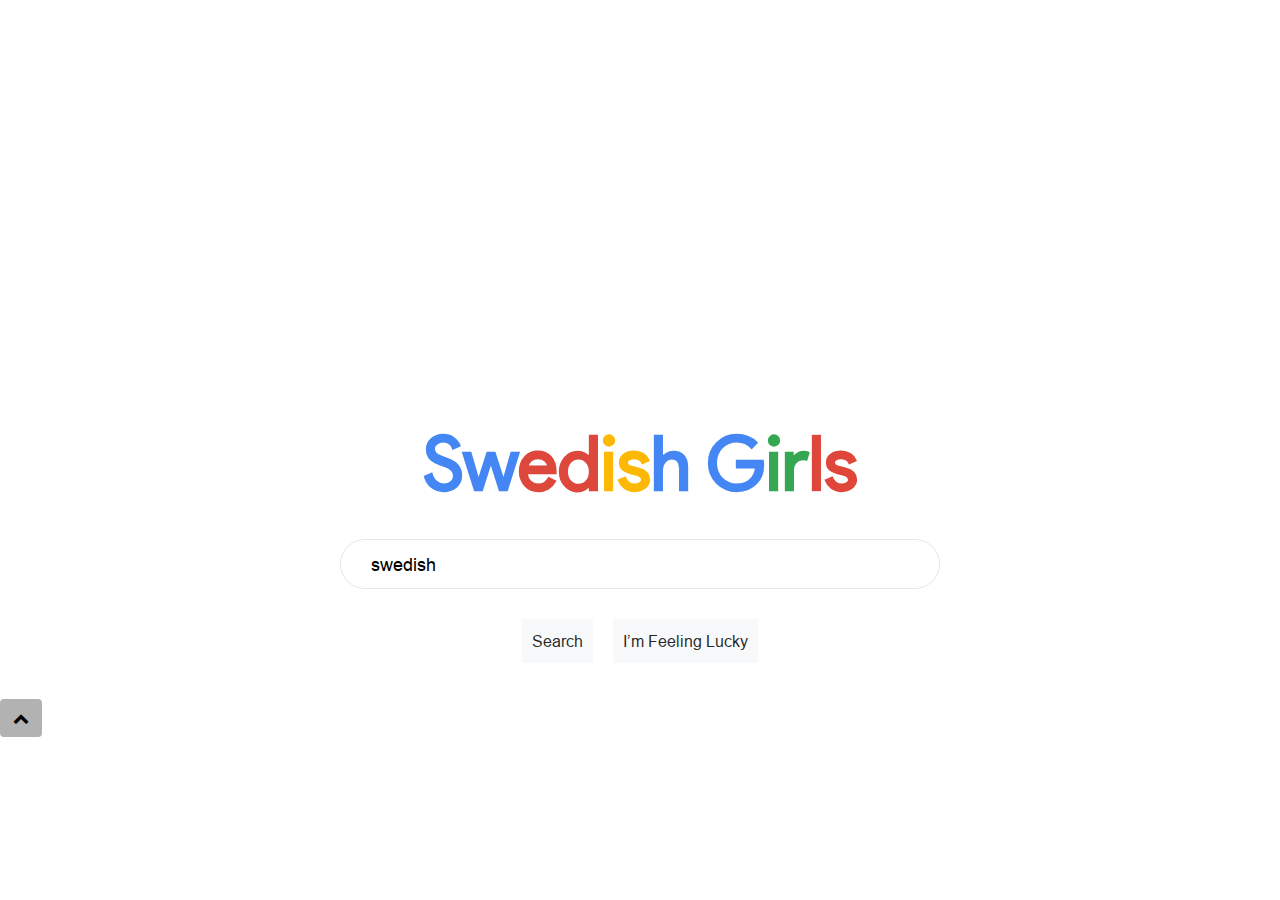
<file: SWG/index.html>
<!doctype html>
<html>
<head>
    <meta charset="utf-8">
    <meta name="keywords" content="">
    <meta name="description" content="">
    <meta name="viewport" content="width=device-width, initial-scale=1.0, viewport-fit=cover">
    <link rel="shortcut icon" type="image/png" href="favicon.png">
    
	<link rel="stylesheet" type="text/css" href="./css/bootstrap.min.css?8071">
	<link rel="stylesheet" type="text/css" href="style.css?3446">
	<link rel="stylesheet" type="text/css" href="./css/animate.min.css?3823">
	<link rel="stylesheet" type="text/css" href="./css/font-awesome.min.css">
	
    <title>SWEDISH-GIRLS-1</title>
<link rel="apple-touch-icon" sizes="180x180" href="/apple-touch-icon.png">
<link rel="icon" type="image/png" sizes="32x32" href="/favicon-32x32.png">
<link rel="icon" type="image/png" sizes="16x16" href="/favicon-16x16.png">
<link rel="manifest" href="/site.webmanifest">
<link rel="mask-icon" href="/safari-pinned-tab.svg" color="#000000">
<meta name="msapplication-TileColor" content="#da532c">
<meta name="theme-color" content="#ffffff">

<style>


html {
    cursor: url("https://static.cargo.site/images/up.png"), auto !important;
}

 .button-blue {
  display: flex;
  flex-direction: column;
  align-items: center;
  padding-left: 2px;
  padding-right: 10px;
}


 .div-delete2 {
 	width: 100%;
    display: flex;
    flex-direction: row;
    justify-content: center;
 }
 	
 
 .bottom-logo {
 	white-space: nowrap;
 }
 

 .navbar {
 	padding: 0;
 	margin: 0;
 	
 }
 
 .blocsapp-special-menu blocsnav {
 	background: white;
 }
 
 .close-special-menu {
 	font-color: black;
 	
 }
 
 .close-icon {
 	color: black;
 }
 
 card {
 	background: white;
 }
 
 .c-pad-al {
 	padding-left: 20px;
 	padding-right: 20px;
 }


 form {
 	display: grid;
 	width: ;
 }

select {
	width: 100%;
}

 input {
 	width: 100%;
 }
 
 textarea {
 	width: 100%;
 }
 
 .toggle-button {
 	position: fixed;
 	top: 15px;
 	left: 10px;
 	z-index: 10;
 }
 
  a[data-lightbox]:hover img {
 	box-shadow: 0 4px 8px 0 rgba(0, 0, 0, 0.2), 0 6px 20px 0 rgba(0, 0, 0, 0.19);
 	opacity: 1;
 	
 }
 
  @media only screen and (max-width: 1000px) {
   a[data-lightbox]:hover img {
    box-shadow: none;
    
    background-color: none;
  }
}
 

 
  a[data-lightbox]:hover::before {
  	content: none!important;
  	
  }
  
  @media only screen and (max-width: 1000px) {
   img {
  	 width: 120%;
  }
}


 .column-proj-head {
 	display: flex;
    align-items: center;
 	justify-content: center;
 }
 
 .banner-project {
 	top: -50px;
 }

</style>

<script>

</script>




<style>

 #bloc {
 	margin-top: 200px;
 
 }

 .typ-div {
 	
 	width: 600px;
 	margin-bottom: 30px;
 	
 }
 
 .typ-column {
 	display: flex;
 	justify-content: center;
 	align-items: center;
 
 
 }


 

</style>


<script>


document.addEventListener('DOMContentLoaded',function(event){
  // array with texts to type in typewriter
  var dataText = [ "swedish girls"];
  
  // type one text in the typwriter
  // keeps calling itself until the text is finished
  function typeWriter(text, i, fnCallback) {
    // chekc if text isn't finished yet
    if (i < (text.length)) {
      // add next character to h1
     document.querySelector("h2").innerHTML = text.substring(0, i+1) +'<span aria-hidden="true"></span>';

      // wait for a while and call this function again for next character
      setTimeout(function() {
        typeWriter(text, i + 1, fnCallback)
      }, 100);
    }
    // text finished, call callback if there is a callback function
    else if (typeof fnCallback == 'function') {
      // call callback after timeout
      setTimeout(fnCallback, 700);
    }
  }
  // start a typewriter animation for a text in the dataText array
   function StartTextAnimation(i) {
     if (typeof dataText[i] == 'undefined'){
        setTimeout(function() {
          StartTextAnimation(0);
        }, 20000);
     }
     // check if dataText[i] exists
    if (i < dataText[i].length) {
      // text exists! start typewriter animation
     typeWriter(dataText[i], 0, function(){
       // after callback (and whole text has been animated), start next text
       StartTextAnimation(i + 1);
     });
    }
  }
  // start the text animation
  StartTextAnimation(0);
});

    function pageRedirect() {
        window.location.replace("swedishgirls.html");
    }      
    setTimeout("pageRedirect()", 3000);


</script>
    
<!-- Analytics -->
 
<!-- Analytics END -->
    
</head>
<body>
<!-- Main container -->
<div class="page-container">
    
<!-- bloc -->
<div class="bloc none fade-in splash d-flex l-bloc" id="bloc">
	<div class="container bloc-sm">
		<div class="row">
			<div class="col-lg-12">
				<h1 class="google-front text-lg-center text-md-center text-sm-center text-center mg-md">
					<span class="sw-blue">Sw</span><span class="ed-red">ed</span><span class="is-yellow">is</span><span class="hg-blue">h G</span><span class="ir-green">ir</span><span class="ls-red">ls</span>
				</h1>
			</div>
			<div class="typ-column col-lg-12">
				<div class="text-lg-left typ-div">
					<h2 class="mg-md typewriter">
						swedish girls<br>
					</h2>
				</div>
			</div>
			<div class="typ-column col">
				<p class="lucky-buttons">
					Search
				</p>
				<p class="lucky-buttons">
					I&rsquo;m Feeling Lucky
				</p>
			</div>
		</div>
	</div>
</div>
<!-- bloc END -->

<!-- ScrollToTop Button -->
<a class="bloc-button btn btn-d scrollToTop" onclick="scrollToTarget('1',this)"><span class="fa fa-chevron-up"></span></a>
<!-- ScrollToTop Button END-->


</div>
<!-- Main container END -->
    

<script src="./js/jquery-3.3.1.min.js?888"></script>
<script src="./js/bootstrap.bundle.min.js?6168"></script>
<script src="./js/blocs.min.js?8762"></script>
<script src="./js/lazysizes.min.js" defer></script>
<!-- Additional JS END -->


</body>
</html>
</file>
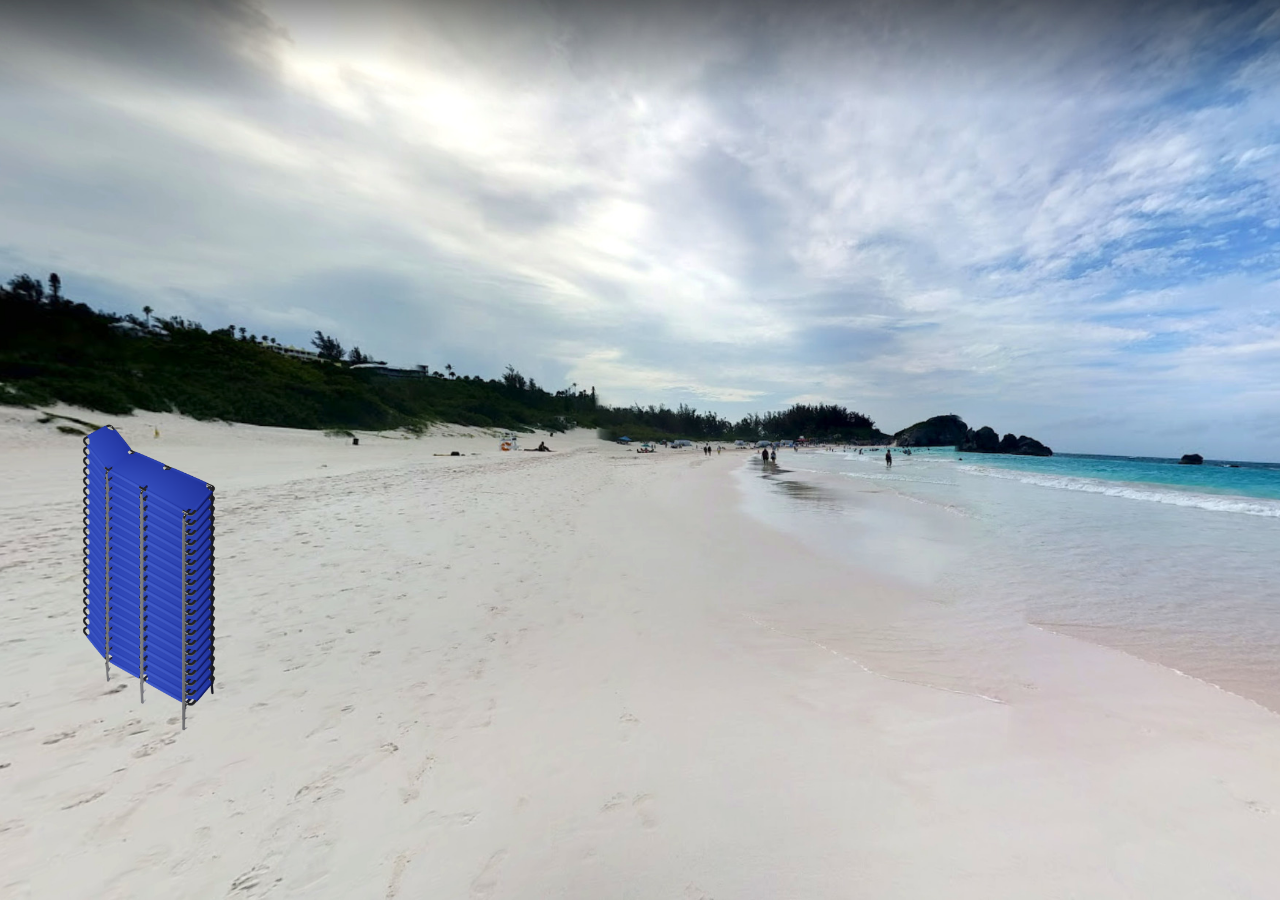
<file: 1index.html>
<!--load amimate.css from CDN-->
<link rel="stylesheet" href="https://cdnjs.cloudflare.com/ajax/libs/animate.css/3.4.0/animate.min.css"> 

<!--load WOW js from CDN-->
<script src="https://cdnjs.cloudflare.com/ajax/libs/wow/1.1.2/wow.min.js">
</script>
<!doctype html>
<html>
<head>
    <meta charset="utf-8">
    <meta name="keywords" content="">
    <meta name="description" content="">
    <meta name="viewport" content="width=device-width, initial-scale=1.0, viewport-fit=cover">
    <link rel="shortcut icon" type="image/png" href="favicon.png">
    
	<link rel="stylesheet" type="text/css" href="./css/bootstrap.min.css?3002">
	<link rel="stylesheet" type="text/css" href="style.css?9115">
	<link rel="stylesheet" type="text/css" href="./css/animate.min.css?9521">
	<link rel="stylesheet" type="text/css" href="./css/font-awesome.min.css">
	<link rel="stylesheet" type="text/css" href="./css/ionicons.min.css">
	<link rel="stylesheet" type="text/css" href="./css/feather.min.css">
	
    <title>Coming soon</title>
<link rel="apple-touch-icon" sizes="180x180" href="/apple-touch-icon.png">
<link rel="icon" type="image/png" sizes="32x32" href="/favicon-32x32.png">
<link rel="icon" type="image/png" sizes="16x16" href="/favicon-16x16.png">
<link rel="manifest" href="/site.webmanifest">
<link rel="mask-icon" href="/safari-pinned-tab.svg" color="#000000">
<meta name="msapplication-TileColor" content="#da532c">
<meta name="theme-color" content="#ffffff">

<style>


@font-face {
	font-family:'arialbold_italic';
	src: url('./fonts/ArialMT/Arial_Bold_Italic.ttf');
	src: url('./fonts/ArialMT/Arial_Bold_Italic.ttf') format('truetype');
	font-weight: normal;
	font-style: normal;
}
@font-face {
    font-family: 'arialbold_italic';
    src: url('./fonts/ArialMT/arial_bold_italic-webfont.woff2') format('woff2'),
         url('./fonts/ArialMT/arial_bold_italic-webfont.woff') format('woff');
    font-weight: normal;
    font-style: normal;

}


html {
    cursor: url("https://static.cargo.site/images/up.png"), auto !important;
}

 .button-blue {
  display: flex;
  flex-direction: column;
  align-items: center;
  padding-left: 2px;
  padding-right: 10px;
}

 .ref {
 	font-size: 16px;
 	color: black;
 }


 .search-path {
    text-overflow: ellipsis;
    white-space: nowrap;
    overflow: hidden;
 }


 .div-delete2 {
 	width: 100%;
    display: flex;
    flex-direction: row;
    justify-content: center;
 }
 

 
  .test-delete {
    min-width: 450px;
 }
 
 .right-padding-col {
 	z-index: 2;
 }
 	
 
 .bottom-logo {
 	white-space: nowrap;
 }
 
 #navbar {
 	z-index: 99;
 }

 .navbar {
 	padding: 0;
 	margin: 0;
 	z-index: 1;
 	
 }
 
 .blocsapp-special-menu blocsnav {
 	background: white;
 }
 
 .close-special-menu {
 	font-color: black;
 	
 }
 
 .close-icon {
 	color: black;
 }
 
 .card {
 	background: white;
 }
 
 .toggle-button {
 	position: fixed;
 	top: 15px;
 	left: 10px;
 	z-index: 10;
 }
 
  a[data-lightbox]:hover img {
 	box-shadow: 0 4px 8px 0 rgba(0, 0, 0, 0.2), 0 6px 20px 0 rgba(0, 0, 0, 0.19);
 	opacity: 1;
 	
 }
 
  @media only screen and (max-width: 1000px) {
   a[data-lightbox]:hover img {
    box-shadow: none;
    
    background-color: none;
  }
}
 

 
  a[data-lightbox]:hover::before {
  	content: none!important;
  	
  }
  



 .column-proj-head {
 	display: flex;
    align-items: center;
 	justify-content: center;
 }
 
 .banner-project {
 	top: -50px;
 }
 
 
  .blocs-lb-container img {
	max-height: 90vh;
        
 }
 
   .blocs-lb-container {
     border: none;
     background: transparent;
   }
	
  @media only screen and (max-width: 1000px) {
  	.blocs-lb-container {
  	left: 0;
  	right: 0;

  }
  .blocs-lb-container img {
  	height: auto;

  	
  }
  }
  
  .prev-lightbox {
  	left: 0;
  	  	border-radius: 0;

  }
  
  .next-lightbox {
   right: 0;
     	border-radius: 0;

  }
  
  .close-lightbox {
  	background: white;
  	color: black;
  
  	top: 0;
  	right: 0;
  	border-radius: 0;
  	transition: 0.2s;
  	cursor: pointer;

    
  	
  }
    .close-lightbox:hover {
  	background: white;
  	color: black;

  	
  }

</style>

<script>

</script>






<style>

 #mydiv11 {left: 20px; position:absolute; z-index:9; cursor:grab; top:190px;}
 #mydiv12 {left: 20px; position:absolute; z-index:9; cursor:grab; top:180px;}
 #mydiv13 {left: 20px; position:absolute; z-index:9; cursor:grab; top:170px;}
 #mydiv14 {left: 20px; position:absolute; z-index:9; cursor:grab; top:160px;}
 #mydiv15 {left: 20px; position:absolute; z-index:9; cursor:grab; top:150px;}
 #mydiv16 {left: 20px; position:absolute; z-index:9; cursor:grab; top:140px;}
 #mydiv17 {left: 20px; position:absolute; z-index:9; cursor:grab; top:130px;}
 #mydiv18 {left: 20px; position:absolute; z-index:9; cursor:grab; top:120px;}
 #mydiv19 {left: 20px; position:absolute; z-index:9; cursor:grab; top:110px;}
 #mydiv20 {left: 20px; position:absolute; z-index:9; cursor:grab; top:100px;}
 
 #mydiv21 {left: 20px; position:absolute; z-index:9; cursor:grab; top:90px;}
 #mydiv22 {left: 20px; position:absolute; z-index:9; cursor:grab; top:80px;}
 #mydiv23 {left: 20px; position:absolute; z-index:9; cursor:grab; top:70px;}
 #mydiv24 {left: 20px; position:absolute; z-index:9; cursor:grab; top:60px;}
 #mydiv25 {left: 20px; position:absolute; z-index:9; cursor:grab; top:50px;}
 #mydiv26 {left: 20px; position:absolute; z-index:9; cursor:grab; top:40px;}
 #mydiv27 {left: 20px; position:absolute; z-index:9; cursor:grab; top:30px;}
 #mydiv28 {left: 20px; position:absolute; z-index:9; cursor:grab; top:20px;}
 #mydiv29 {left: 20px; position:absolute; z-index:9; cursor:grab; top:10px;}
 #mydiv30 {left: 20px; position:absolute; z-index:9; cursor:grab; top:0px;}
  	

 .pic {
 	width: 150px;
 }
 
 @media only screen and (max-width: 1000px) {
  .pic {
 	width: 80px;
 }
 }

 .a-hor {
   position: fixed;
   height: 100vh;
   bottom: -45vh;
   display: flex;
   left: 60px;
   flex-direction: row;
   justify-content: center;


 }
 
  @media only screen and (max-width: 1000px) {
  .a-hor {
 	left: 0px;
    bottom: -50vh;
 }
 }
 

#mydiv {
  position: fixed;
  z-index: 9;
  background-color: transparent;
  text-align: right;
}

#mydivheader {
	position: fixed;
  padding: 10px;
  cursor: grab;
  z-index: 10;
  background-color: transparent;
}

 .countdown {
 	 position: fixed;
 bottom: 50vh;
 left: 20vw;
 right: 20vw;
 font-family: Arial bold italic; 
 color: white!important; 
 font-size: 40px; 
 text-align: center; 
 padding-top: 0;
 
 }
 
   @media only screen and (max-width: 1000px) {
  .countdown {
 	font-size: 30px;
 }
 }



</style>


    
<!-- Analytics -->
 
<!-- Analytics END -->
    
</head>
<body>
<!-- Main container -->
<div class="page-container">
    
<!-- bloc-spel -->
<div class="bloc b-parallax none full-width-bloc bloc-fill-screen bg-bakgrund-strand d-bloc " id="bloc-spel">
	<div class="container fill-bloc-top-edge">
		<div class="row">
			<div class="col-sm-12 col-12 col-lg-12">
			</div>
		</div>
	</div>
	<div class="container">
		<div class="row no-gutters">
			<div class="align-self-center col-lg-12 col-md-12 col-sm-12">
				<div >
					<p id="demo" class="countdown"></p>
					
				</div>
			</div>
		</div>
	</div>
	<div class="container fill-bloc-bottom-edge">
			<div class="row">
				<div class="col-12">
					<div class=" html-widget-bloc-spel-style">
						<div class="a-hor">

<div id="mydiv11" class="wow fadeIn" data-wow-duration="0.1s" data-wow-delay="0.5s">
<img id="mydivheader11" src="img/lazyload-ph.png" data-src="img/solstol frilagd.png" width="" height="auto" class="pic lazyload">
</div>

<div id="mydiv12" class="wow fadeIn" data-wow-duration="0.1s" data-wow-delay="0.6s">
<img id="mydivheader12" src="img/lazyload-ph.png" data-src="img/solstol frilagd.png" width="" height="auto" class="pic lazyload">
</div>

<div id="mydiv13" class="wow fadeIn" data-wow-duration="0.1s" data-wow-delay="0.7s">
<img id="mydivheader13" src="img/lazyload-ph.png" data-src="img/solstol frilagd.png" width="" height="auto" class="pic lazyload">
</div>

<div id="mydiv14" class="wow fadeIn" data-wow-duration="0.1s" data-wow-delay="0.8s">
<img id="mydivheader14" src="img/lazyload-ph.png" data-src="img/solstol frilagd.png" width="" height="auto" class="pic lazyload">
</div>

<div id="mydiv15" class="wow fadeIn" data-wow-duration="0.1s" data-wow-delay="0.9s">
<img id="mydivheader15" src="img/lazyload-ph.png" data-src="img/solstol frilagd.png" width="" height="auto" class="pic lazyload">
</div>

<div id="mydiv16" class="wow fadeIn" data-wow-duration="0.1s" data-wow-delay="1s">
<img id="mydivheader16" src="img/lazyload-ph.png" data-src="img/solstol frilagd.png" width="" height="auto" class="pic lazyload">
</div>

<div id="mydiv17" class="wow fadeIn" data-wow-duration="0.1s" data-wow-delay="1.1s">
<img id="mydivheader11" src="img/lazyload-ph.png" data-src="img/solstol frilagd.png" width="" height="auto" class="pic lazyload">
</div>

<div id="mydiv18" class="wow fadeIn" data-wow-duration="0.1s" data-wow-delay="1.2s">
<img id="mydivheader12" src="img/lazyload-ph.png" data-src="img/solstol frilagd.png" width="" height="auto" class="pic lazyload">
</div>

<div id="mydiv19" class="wow fadeIn" data-wow-duration="0.1s" data-wow-delay="1.3s">
  <img id="mydivheader13" src="img/lazyload-ph.png" data-src="img/solstol frilagd.png" width="" height="auto" class="pic lazyload">
</div>

<div id="mydiv20" class="wow fadeIn" data-wow-duration="0.1s" data-wow-delay="1.4s">
  <img id="mydivheader14" src="img/lazyload-ph.png" data-src="img/solstol frilagd.png" width="" height="auto" class="pic lazyload">
</div>




<div id="mydiv21" class="wow fadeIn" data-wow-duration="0.1s" data-wow-delay="1.5s">
  <img id="mydivheader15" src="img/lazyload-ph.png" data-src="img/solstol frilagd.png" width="" height="auto" class="pic lazyload">
</div>

<div id="mydiv22" class="wow fadeIn" data-wow-duration="0.1s" data-wow-delay="1.6s">
  <img id="mydivheader16" src="img/lazyload-ph.png" data-src="img/solstol frilagd.png" width="" height="auto" class="pic lazyload">
</div>

<div id="mydiv23" class="wow fadeIn" data-wow-duration="0.1s" data-wow-delay="1.8s">
  <img id="mydivheader12" src="img/lazyload-ph.png" data-src="img/solstol frilagd.png" width="" height="auto" class="pic lazyload">
</div>

<div id="mydiv24" class="wow fadeIn" data-wow-duration="0.1s" data-wow-delay="1.9s">
  <img id="mydivheader13" src="img/lazyload-ph.png" data-src="img/solstol frilagd.png" width="" height="auto" class="pic lazyload">
</div>

<div id="mydiv25" class="wow fadeIn" data-wow-duration="0.1s" data-wow-delay="2s">
  <img id="mydivheader14" src="img/lazyload-ph.png" data-src="img/solstol frilagd.png" width="" height="auto" class="pic lazyload">
</div>

<div id="mydiv26" class="wow fadeIn" data-wow-duration="0.1s" data-wow-delay="2.1s">
  <img id="mydivheader15" src="img/lazyload-ph.png" data-src="img/solstol frilagd.png" width="" height="auto" class="pic lazyload">
</div>

<div id="mydiv27" class="wow fadeIn" data-wow-duration="0.1s" data-wow-delay="2.2s">
  <img id="mydivheader16" src="img/lazyload-ph.png" data-src="img/solstol frilagd.png" width="" height="auto" class="pic lazyload">
</div>

<div id="mydiv28" class="wow fadeIn" data-wow-duration="0.1s" data-wow-delay="2.3s">
  <img id="mydivheader13" src="img/lazyload-ph.png" data-src="img/solstol frilagd.png" width="" height="auto" class="pic lazyload">
</div>

<div id="mydiv29" class="wow fadeIn" data-wow-duration="0.1s" data-wow-delay="2.4s">
  <img id="mydivheader14" src="img/lazyload-ph.png" data-src="img/solstol frilagd.png" width="" height="auto" class="pic lazyload">
</div>

<div id="mydiv30" class="wow fadeIn" data-wow-duration="0.1s" data-wow-delay="2.5s">
  <img id="mydivheader15" src="img/lazyload-ph.png" data-src="img/solstol frilagd.png" width="" height="auto" class="pic lazyload">
</div>



</div>
						
					</div>
				</div>
			</div>
		</div>
</div>
<!-- bloc-spel END -->

</div>
<!-- Main container END -->
    

<script src="./js/jquery-3.3.1.min.js?3616"></script>
<script src="./js/bootstrap.bundle.min.js?8348"></script>
<script src="./js/blocs.min.js?3830"></script>
<script src="./js/lazysizes.min.js" defer></script>
<!-- Additional JS END -->
<style>


 
 
  .footer-list {

 	
 }
 
 @media only screen and (max-width: 1000px) {
  #footer-col-3 {
 
 	
 }
 }
 
   .opacity-span {
   	display: inline-block;
    margin-right: 20px;
    margin-bottom: 20px;
    padding-left: 0;
    margin-left: 0;
 	font-size: 14px;
 	
 }
 
 @media only screen and (max-width: 770px) {
  .opacity-span {
  	display: block;

    
 	
 }
 }
 
 	
 	
 	</style>
<script>

// Set the date we're counting down to
var countDownDate = new Date("Feb 9, 2021 19:00:00").getTime();

// Update the count down every 1 second
var x = setInterval(function() {

  // Get today's date and time
  var now = new Date().getTime();

  // Find the distance between now and the count down date
  var distance = countDownDate - now;

  // Time calculations for days, hours, minutes and seconds
  var days = Math.floor(distance / (1000 * 60 * 60 * 24));
  var hours = Math.floor((distance % (1000 * 60 * 60 * 24)) / (1000 * 60 * 60));
  var minutes = Math.floor((distance % (1000 * 60 * 60)) / (1000 * 60));
  var seconds = Math.floor((distance % (1000 * 60)) / 1000);

  // Display the result in the element with id="demo"
  document.getElementById("demo").innerHTML = days + "d " + hours + "h "
  + minutes + "m " + seconds + "s ";

  // If the count down is finished, write some text 
  if (distance < 0) {
    clearInterval(x);
    document.getElementById("demo").innerHTML = "Coming soon";
  }
}, 1000);


</script>

<script>




dragElement(document.getElementById("mydiv11"));
dragElement(document.getElementById("mydiv12"));
dragElement(document.getElementById("mydiv13"));
dragElement(document.getElementById("mydiv14"));
dragElement(document.getElementById("mydiv15"));
dragElement(document.getElementById("mydiv16"));
dragElement(document.getElementById("mydiv17"));
dragElement(document.getElementById("mydiv18"));
dragElement(document.getElementById("mydiv19"));
dragElement(document.getElementById("mydiv20"));
dragElement(document.getElementById("mydiv21"));
dragElement(document.getElementById("mydiv22"));
dragElement(document.getElementById("mydiv23"));
dragElement(document.getElementById("mydiv24"));
dragElement(document.getElementById("mydiv25"));
dragElement(document.getElementById("mydiv26"));
dragElement(document.getElementById("mydiv27"));
dragElement(document.getElementById("mydiv28"));
dragElement(document.getElementById("mydiv29"));
dragElement(document.getElementById("mydiv30"));


function dragElement(elmnt) {
  var pos1 = 0, pos2 = 0, pos3 = 0, pos4 = 0;
  if (document.getElementById(elmnt.id + "header")) {
    // if present, the header is where you move the DIV from:
    document.getElementById(elmnt.id + "header").onmousedown = dragMouseDown;
  } else {
    // otherwise, move the DIV from anywhere inside the DIV: 
    elmnt.onmousedown = dragMouseDown;
  }

  function dragMouseDown(e) {
    e = e || window.event;
    e.preventDefault();
    // get the mouse cursor position at startup:
    pos3 = e.clientX;
    pos4 = e.clientY;
    document.onmouseup = closeDragElement;
    // call a function whenever the cursor moves:
    document.onmousemove = elementDrag;
  }

  function elementDrag(e) {
    e = e || window.event;
    e.preventDefault();
    // calculate the new cursor position:
    pos1 = pos3 - e.clientX;
    pos2 = pos4 - e.clientY;
    pos3 = e.clientX;
    pos4 = e.clientY;
    // set the element's new position:
    elmnt.style.top = (elmnt.offsetTop - pos2) + "px";
    elmnt.style.left = (elmnt.offsetLeft - pos1) + "px";
  }

  function closeDragElement() {
    // stop moving when mouse button is released:
    document.onmouseup = null;
    document.onmousemove = null;
  }
}

new WOW().init();



</script>
</body>
</html>
</file>
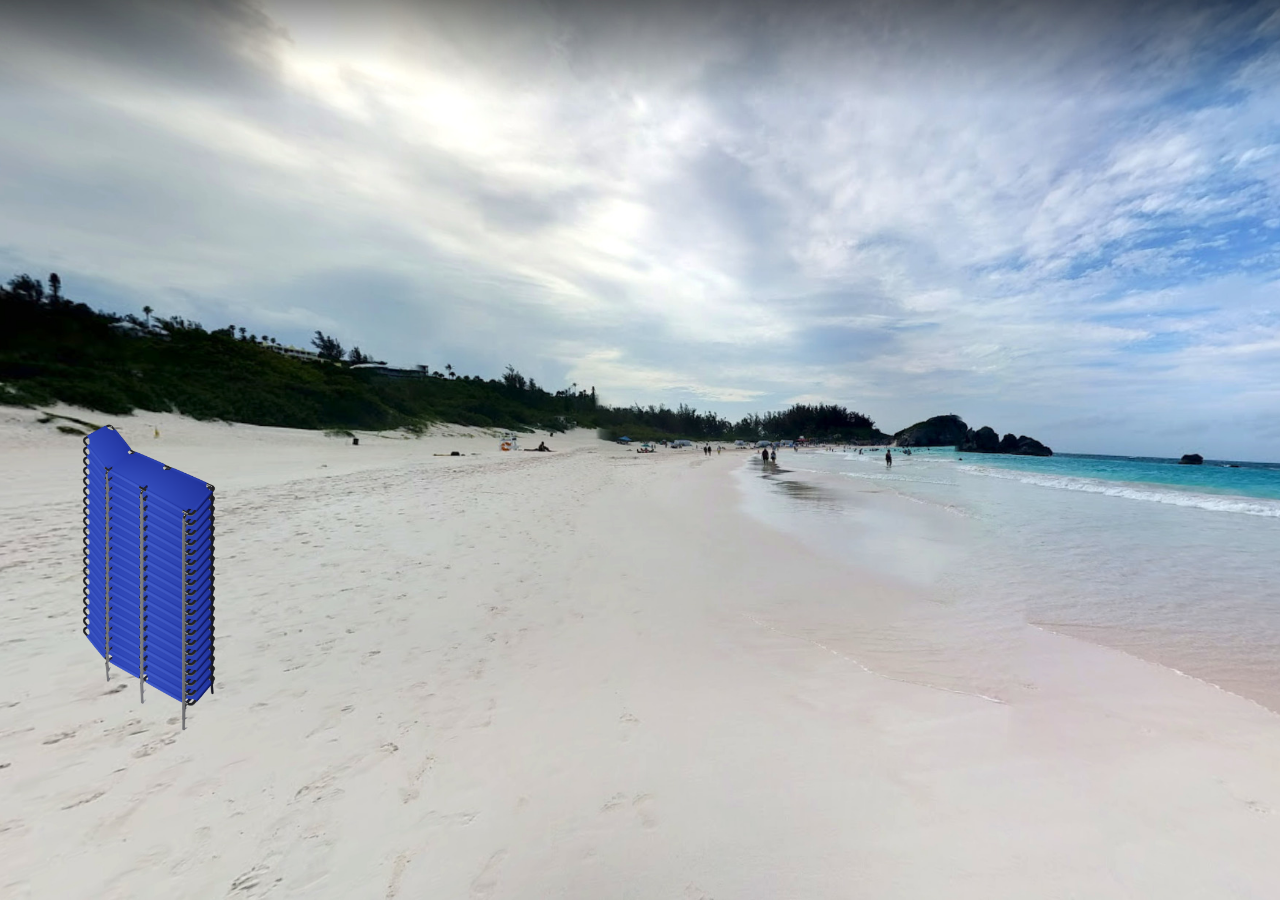
<file: coming-soon.html>
<!--load amimate.css from CDN-->
<link rel="stylesheet" href="https://cdnjs.cloudflare.com/ajax/libs/animate.css/3.4.0/animate.min.css"> 

<!--load WOW js from CDN-->
<script src="https://cdnjs.cloudflare.com/ajax/libs/wow/1.1.2/wow.min.js">
</script>
<!doctype html>
<html>
<head>
    <meta charset="utf-8">
    <meta name="keywords" content="">
    <meta name="description" content="">
    <meta name="viewport" content="width=device-width, initial-scale=1.0, viewport-fit=cover">
    <link rel="shortcut icon" type="image/png" href="favicon.png">
    
	<link rel="stylesheet" type="text/css" href="./css/bootstrap.min.css?1058">
	<link rel="stylesheet" type="text/css" href="style.css?2173">
	<link rel="stylesheet" type="text/css" href="./css/animate.min.css?3742">
	<link rel="stylesheet" type="text/css" href="./css/font-awesome.min.css">
	<link rel="stylesheet" type="text/css" href="./css/ionicons.min.css">
	<link rel="stylesheet" type="text/css" href="./css/feather.min.css">
	
    <title>Coming soon</title>
<link rel="apple-touch-icon" sizes="180x180" href="/apple-touch-icon.png">
<link rel="icon" type="image/png" sizes="32x32" href="/favicon-32x32.png">
<link rel="icon" type="image/png" sizes="16x16" href="/favicon-16x16.png">
<link rel="manifest" href="/site.webmanifest">
<link rel="mask-icon" href="/safari-pinned-tab.svg" color="#000000">
<meta name="msapplication-TileColor" content="#da532c">
<meta name="theme-color" content="#ffffff">

<style>


@font-face {
	font-family:'arialbold_italic';
	src: url('./fonts/ArialMT/Arial_Bold_Italic.ttf');
	src: url('./fonts/ArialMT/Arial_Bold_Italic.ttf') format('truetype');
	font-weight: normal;
	font-style: normal;
}
@font-face {
    font-family: 'arialbold_italic';
    src: url('./fonts/ArialMT/arial_bold_italic-webfont.woff2') format('woff2'),
         url('./fonts/ArialMT/arial_bold_italic-webfont.woff') format('woff');
    font-weight: normal;
    font-style: normal;

}


html {
    cursor: url("https://static.cargo.site/images/up.png"), auto !important;
}

 .button-blue {
  display: flex;
  flex-direction: column;
  align-items: center;
  padding-left: 2px;
  padding-right: 10px;
}

 .ref {
 	font-size: 16px;
 	color: black;
 }


 .search-path {
    text-overflow: ellipsis;
    white-space: nowrap;
    overflow: hidden;
 }


 .div-delete2 {
 	width: 100%;
    display: flex;
    flex-direction: row;
    justify-content: center;
 }
 

 
  .test-delete {
    min-width: 450px;
 }
 
 .right-padding-col {
 	z-index: 2;
 }
 	
 
 .bottom-logo {
 	white-space: nowrap;
 }
 
 #navbar {
 	z-index: 99;
 }

 .navbar {
 	padding: 0;
 	margin: 0;
 	z-index: 1;
 	
 }
 
 .blocsapp-special-menu blocsnav {
 	background: white;
 }
 
 .close-special-menu {
 	font-color: black;
 	
 }
 
 .close-icon {
 	color: black;
 }
 
 .card {
 	background: white;
 }
 
 .toggle-button {
 	position: fixed;
 	top: 15px;
 	left: 10px;
 	z-index: 10;
 }
 
  a[data-lightbox]:hover img {
 	box-shadow: 0 4px 8px 0 rgba(0, 0, 0, 0.2), 0 6px 20px 0 rgba(0, 0, 0, 0.19);
 	opacity: 1;
 	
 }
 
  @media only screen and (max-width: 1000px) {
   a[data-lightbox]:hover img {
    box-shadow: none;
    
    background-color: none;
  }
}
 

 
  a[data-lightbox]:hover::before {
  	content: none!important;
  	
  }
  



 .column-proj-head {
 	display: flex;
    align-items: center;
 	justify-content: center;
 }
 
 .banner-project {
 	top: -50px;
 }
 
 
  .blocs-lb-container img {
	max-height: 90vh;
        
 }
 
   .blocs-lb-container {
     border: none;
     background: transparent;
   }
	
  @media only screen and (max-width: 1000px) {
  	.blocs-lb-container {
  	left: 0;
  	right: 0;

  }
  .blocs-lb-container img {
  	height: auto;

  	
  }
  }
  
  .prev-lightbox {
  	left: 0;
  	  	border-radius: 0;

  }
  
  .next-lightbox {
   right: 0;
     	border-radius: 0;

  }
  
  .close-lightbox {
  	background: white;
  	color: black;
  
  	top: 0;
  	right: 0;
  	border-radius: 0;
  	transition: 0.2s;
  	cursor: pointer;

    
  	
  }
    .close-lightbox:hover {
  	background: white;
  	color: black;

  	
  }

</style>

<script>

</script>






<style>

 #mydiv11 {left: 20px; position:absolute; z-index:9; cursor:grab; top:190px;}
 #mydiv12 {left: 20px; position:absolute; z-index:9; cursor:grab; top:180px;}
 #mydiv13 {left: 20px; position:absolute; z-index:9; cursor:grab; top:170px;}
 #mydiv14 {left: 20px; position:absolute; z-index:9; cursor:grab; top:160px;}
 #mydiv15 {left: 20px; position:absolute; z-index:9; cursor:grab; top:150px;}
 #mydiv16 {left: 20px; position:absolute; z-index:9; cursor:grab; top:140px;}
 #mydiv17 {left: 20px; position:absolute; z-index:9; cursor:grab; top:130px;}
 #mydiv18 {left: 20px; position:absolute; z-index:9; cursor:grab; top:120px;}
 #mydiv19 {left: 20px; position:absolute; z-index:9; cursor:grab; top:110px;}
 #mydiv20 {left: 20px; position:absolute; z-index:9; cursor:grab; top:100px;}
 
 #mydiv21 {left: 20px; position:absolute; z-index:9; cursor:grab; top:90px;}
 #mydiv22 {left: 20px; position:absolute; z-index:9; cursor:grab; top:80px;}
 #mydiv23 {left: 20px; position:absolute; z-index:9; cursor:grab; top:70px;}
 #mydiv24 {left: 20px; position:absolute; z-index:9; cursor:grab; top:60px;}
 #mydiv25 {left: 20px; position:absolute; z-index:9; cursor:grab; top:50px;}
 #mydiv26 {left: 20px; position:absolute; z-index:9; cursor:grab; top:40px;}
 #mydiv27 {left: 20px; position:absolute; z-index:9; cursor:grab; top:30px;}
 #mydiv28 {left: 20px; position:absolute; z-index:9; cursor:grab; top:20px;}
 #mydiv29 {left: 20px; position:absolute; z-index:9; cursor:grab; top:10px;}
 #mydiv30 {left: 20px; position:absolute; z-index:9; cursor:grab; top:0px;}
  	

 .pic {
 	width: 150px;
 }
 
 @media only screen and (max-width: 1000px) {
  .pic {
 	width: 80px;
 }
 }

 .a-hor {
   position: fixed;
   height: 100vh;
   bottom: -45vh;
   display: flex;
   left: 60px;
   flex-direction: row;
   justify-content: center;


 }
 
  @media only screen and (max-width: 1000px) {
  .a-hor {
 	left: 0px;
    bottom: -50vh;
 }
 }
 

#mydiv {
  position: fixed;
  z-index: 9;
  background-color: transparent;
  text-align: right;
}

#mydivheader {
	position: fixed;
  padding: 10px;
  cursor: grab;
  z-index: 10;
  background-color: transparent;
}

 .countdown {
 	 position: fixed;
 bottom: 50vh;
 left: 20vw;
 right: 20vw;
 font-family: Arial bold italic; 
 color: white!important; 
 font-size: 40px; 
 text-align: center; 
 padding-top: 0;
 
 }
 
   @media only screen and (max-width: 1000px) {
  .countdown {
 	font-size: 30px;
 }
 }



</style>


    
<!-- Analytics -->
 
<!-- Analytics END -->
    
</head>
<body>
<!-- Main container -->
<div class="page-container">
    
<!-- bloc-spel -->
<div class="bloc b-parallax none full-width-bloc bloc-fill-screen bg-bakgrund-strand d-bloc" id="bloc-spel">
	<div class="container fill-bloc-top-edge">
		<div class="row">
			<div class="col-sm-12 col-12 col-lg-12">
			</div>
		</div>
	</div>
	<div class="container">
		<div class="row no-gutters">
			<div class="align-self-center col-lg-12 col-md-12 col-sm-12">
				<div >
					<p id="demo" class="countdown"></p>
					
				</div>
			</div>
		</div>
	</div>
	<div class="container fill-bloc-bottom-edge">
			<div class="row">
				<div class="col-12">
					<div class=" html-widget-bloc-spel-style">
						<div class="a-hor">

<div id="mydiv11" class="wow fadeIn" data-wow-duration="0.1s" data-wow-delay="0.5s">
<img id="mydivheader11" src="img/lazyload-ph.png" data-src="img/solstol frilagd.png" width="" height="auto" class="pic lazyload">
</div>

<div id="mydiv12" class="wow fadeIn" data-wow-duration="0.1s" data-wow-delay="0.6s">
<img id="mydivheader12" src="img/lazyload-ph.png" data-src="img/solstol frilagd.png" width="" height="auto" class="pic lazyload">
</div>

<div id="mydiv13" class="wow fadeIn" data-wow-duration="0.1s" data-wow-delay="0.7s">
<img id="mydivheader13" src="img/lazyload-ph.png" data-src="img/solstol frilagd.png" width="" height="auto" class="pic lazyload">
</div>

<div id="mydiv14" class="wow fadeIn" data-wow-duration="0.1s" data-wow-delay="0.8s">
<img id="mydivheader14" src="img/lazyload-ph.png" data-src="img/solstol frilagd.png" width="" height="auto" class="pic lazyload">
</div>

<div id="mydiv15" class="wow fadeIn" data-wow-duration="0.1s" data-wow-delay="0.9s">
<img id="mydivheader15" src="img/lazyload-ph.png" data-src="img/solstol frilagd.png" width="" height="auto" class="pic lazyload">
</div>

<div id="mydiv16" class="wow fadeIn" data-wow-duration="0.1s" data-wow-delay="1s">
<img id="mydivheader16" src="img/lazyload-ph.png" data-src="img/solstol frilagd.png" width="" height="auto" class="pic lazyload">
</div>

<div id="mydiv17" class="wow fadeIn" data-wow-duration="0.1s" data-wow-delay="1.1s">
<img id="mydivheader11" src="img/lazyload-ph.png" data-src="img/solstol frilagd.png" width="" height="auto" class="pic lazyload">
</div>

<div id="mydiv18" class="wow fadeIn" data-wow-duration="0.1s" data-wow-delay="1.2s">
<img id="mydivheader12" src="img/lazyload-ph.png" data-src="img/solstol frilagd.png" width="" height="auto" class="pic lazyload">
</div>

<div id="mydiv19" class="wow fadeIn" data-wow-duration="0.1s" data-wow-delay="1.3s">
  <img id="mydivheader13" src="img/lazyload-ph.png" data-src="img/solstol frilagd.png" width="" height="auto" class="pic lazyload">
</div>

<div id="mydiv20" class="wow fadeIn" data-wow-duration="0.1s" data-wow-delay="1.4s">
  <img id="mydivheader14" src="img/lazyload-ph.png" data-src="img/solstol frilagd.png" width="" height="auto" class="pic lazyload">
</div>




<div id="mydiv21" class="wow fadeIn" data-wow-duration="0.1s" data-wow-delay="1.5s">
  <img id="mydivheader15" src="img/lazyload-ph.png" data-src="img/solstol frilagd.png" width="" height="auto" class="pic lazyload">
</div>

<div id="mydiv22" class="wow fadeIn" data-wow-duration="0.1s" data-wow-delay="1.6s">
  <img id="mydivheader16" src="img/lazyload-ph.png" data-src="img/solstol frilagd.png" width="" height="auto" class="pic lazyload">
</div>

<div id="mydiv23" class="wow fadeIn" data-wow-duration="0.1s" data-wow-delay="1.8s">
  <img id="mydivheader12" src="img/lazyload-ph.png" data-src="img/solstol frilagd.png" width="" height="auto" class="pic lazyload">
</div>

<div id="mydiv24" class="wow fadeIn" data-wow-duration="0.1s" data-wow-delay="1.9s">
  <img id="mydivheader13" src="img/lazyload-ph.png" data-src="img/solstol frilagd.png" width="" height="auto" class="pic lazyload">
</div>

<div id="mydiv25" class="wow fadeIn" data-wow-duration="0.1s" data-wow-delay="2s">
  <img id="mydivheader14" src="img/lazyload-ph.png" data-src="img/solstol frilagd.png" width="" height="auto" class="pic lazyload">
</div>

<div id="mydiv26" class="wow fadeIn" data-wow-duration="0.1s" data-wow-delay="2.1s">
  <img id="mydivheader15" src="img/lazyload-ph.png" data-src="img/solstol frilagd.png" width="" height="auto" class="pic lazyload">
</div>

<div id="mydiv27" class="wow fadeIn" data-wow-duration="0.1s" data-wow-delay="2.2s">
  <img id="mydivheader16" src="img/lazyload-ph.png" data-src="img/solstol frilagd.png" width="" height="auto" class="pic lazyload">
</div>

<div id="mydiv28" class="wow fadeIn" data-wow-duration="0.1s" data-wow-delay="2.3s">
  <img id="mydivheader13" src="img/lazyload-ph.png" data-src="img/solstol frilagd.png" width="" height="auto" class="pic lazyload">
</div>

<div id="mydiv29" class="wow fadeIn" data-wow-duration="0.1s" data-wow-delay="2.4s">
  <img id="mydivheader14" src="img/lazyload-ph.png" data-src="img/solstol frilagd.png" width="" height="auto" class="pic lazyload">
</div>

<div id="mydiv30" class="wow fadeIn" data-wow-duration="0.1s" data-wow-delay="2.5s">
  <img id="mydivheader15" src="img/lazyload-ph.png" data-src="img/solstol frilagd.png" width="" height="auto" class="pic lazyload">
</div>



</div>
						
					</div>
				</div>
			</div>
		</div>
</div>
<!-- bloc-spel END -->

</div>
<!-- Main container END -->
    

<script src="./js/jquery-3.3.1.min.js?6780"></script>
<script src="./js/bootstrap.bundle.min.js?6299"></script>
<script src="./js/blocs.min.js?6845"></script>
<script src="./js/lazysizes.min.js" defer></script>
<!-- Additional JS END -->
<style>


 
 
  .footer-list {

 	
 }
 
 @media only screen and (max-width: 1000px) {
  #footer-col-3 {
 
 	
 }
 }
 
   .opacity-span {
   	display: inline-block;
    margin-right: 20px;
    margin-bottom: 20px;
    padding-left: 0;
    margin-left: 0;
 	font-size: 14px;
 	
 }
 
 @media only screen and (max-width: 770px) {
  .opacity-span {
  	display: block;

    
 	
 }
 }
 
 	
 	
 	</style>
<script>

// Set the date we're counting down to
var countDownDate = new Date("Feb 9, 2021 19:00:00").getTime();

// Update the count down every 1 second
var x = setInterval(function() {

  // Get today's date and time
  var now = new Date().getTime();

  // Find the distance between now and the count down date
  var distance = countDownDate - now;

  // Time calculations for days, hours, minutes and seconds
  var days = Math.floor(distance / (1000 * 60 * 60 * 24));
  var hours = Math.floor((distance % (1000 * 60 * 60 * 24)) / (1000 * 60 * 60));
  var minutes = Math.floor((distance % (1000 * 60 * 60)) / (1000 * 60));
  var seconds = Math.floor((distance % (1000 * 60)) / 1000);

  // Display the result in the element with id="demo"
  document.getElementById("demo").innerHTML = days + "d " + hours + "h "
  + minutes + "m " + seconds + "s ";

  // If the count down is finished, write some text 
  if (distance < 0) {
    clearInterval(x);
    document.getElementById("demo").innerHTML = "Coming soon";
  }
}, 1000);


</script>

<script>




dragElement(document.getElementById("mydiv11"));
dragElement(document.getElementById("mydiv12"));
dragElement(document.getElementById("mydiv13"));
dragElement(document.getElementById("mydiv14"));
dragElement(document.getElementById("mydiv15"));
dragElement(document.getElementById("mydiv16"));
dragElement(document.getElementById("mydiv17"));
dragElement(document.getElementById("mydiv18"));
dragElement(document.getElementById("mydiv19"));
dragElement(document.getElementById("mydiv20"));
dragElement(document.getElementById("mydiv21"));
dragElement(document.getElementById("mydiv22"));
dragElement(document.getElementById("mydiv23"));
dragElement(document.getElementById("mydiv24"));
dragElement(document.getElementById("mydiv25"));
dragElement(document.getElementById("mydiv26"));
dragElement(document.getElementById("mydiv27"));
dragElement(document.getElementById("mydiv28"));
dragElement(document.getElementById("mydiv29"));
dragElement(document.getElementById("mydiv30"));


function dragElement(elmnt) {
  var pos1 = 0, pos2 = 0, pos3 = 0, pos4 = 0;
  if (document.getElementById(elmnt.id + "header")) {
    // if present, the header is where you move the DIV from:
    document.getElementById(elmnt.id + "header").onmousedown = dragMouseDown;
  } else {
    // otherwise, move the DIV from anywhere inside the DIV: 
    elmnt.onmousedown = dragMouseDown;
  }

  function dragMouseDown(e) {
    e = e || window.event;
    e.preventDefault();
    // get the mouse cursor position at startup:
    pos3 = e.clientX;
    pos4 = e.clientY;
    document.onmouseup = closeDragElement;
    // call a function whenever the cursor moves:
    document.onmousemove = elementDrag;
  }

  function elementDrag(e) {
    e = e || window.event;
    e.preventDefault();
    // calculate the new cursor position:
    pos1 = pos3 - e.clientX;
    pos2 = pos4 - e.clientY;
    pos3 = e.clientX;
    pos4 = e.clientY;
    // set the element's new position:
    elmnt.style.top = (elmnt.offsetTop - pos2) + "px";
    elmnt.style.left = (elmnt.offsetLeft - pos1) + "px";
  }

  function closeDragElement() {
    // stop moving when mouse button is released:
    document.onmouseup = null;
    document.onmousemove = null;
  }
}

new WOW().init();



</script>
</body>
</html>
</file>
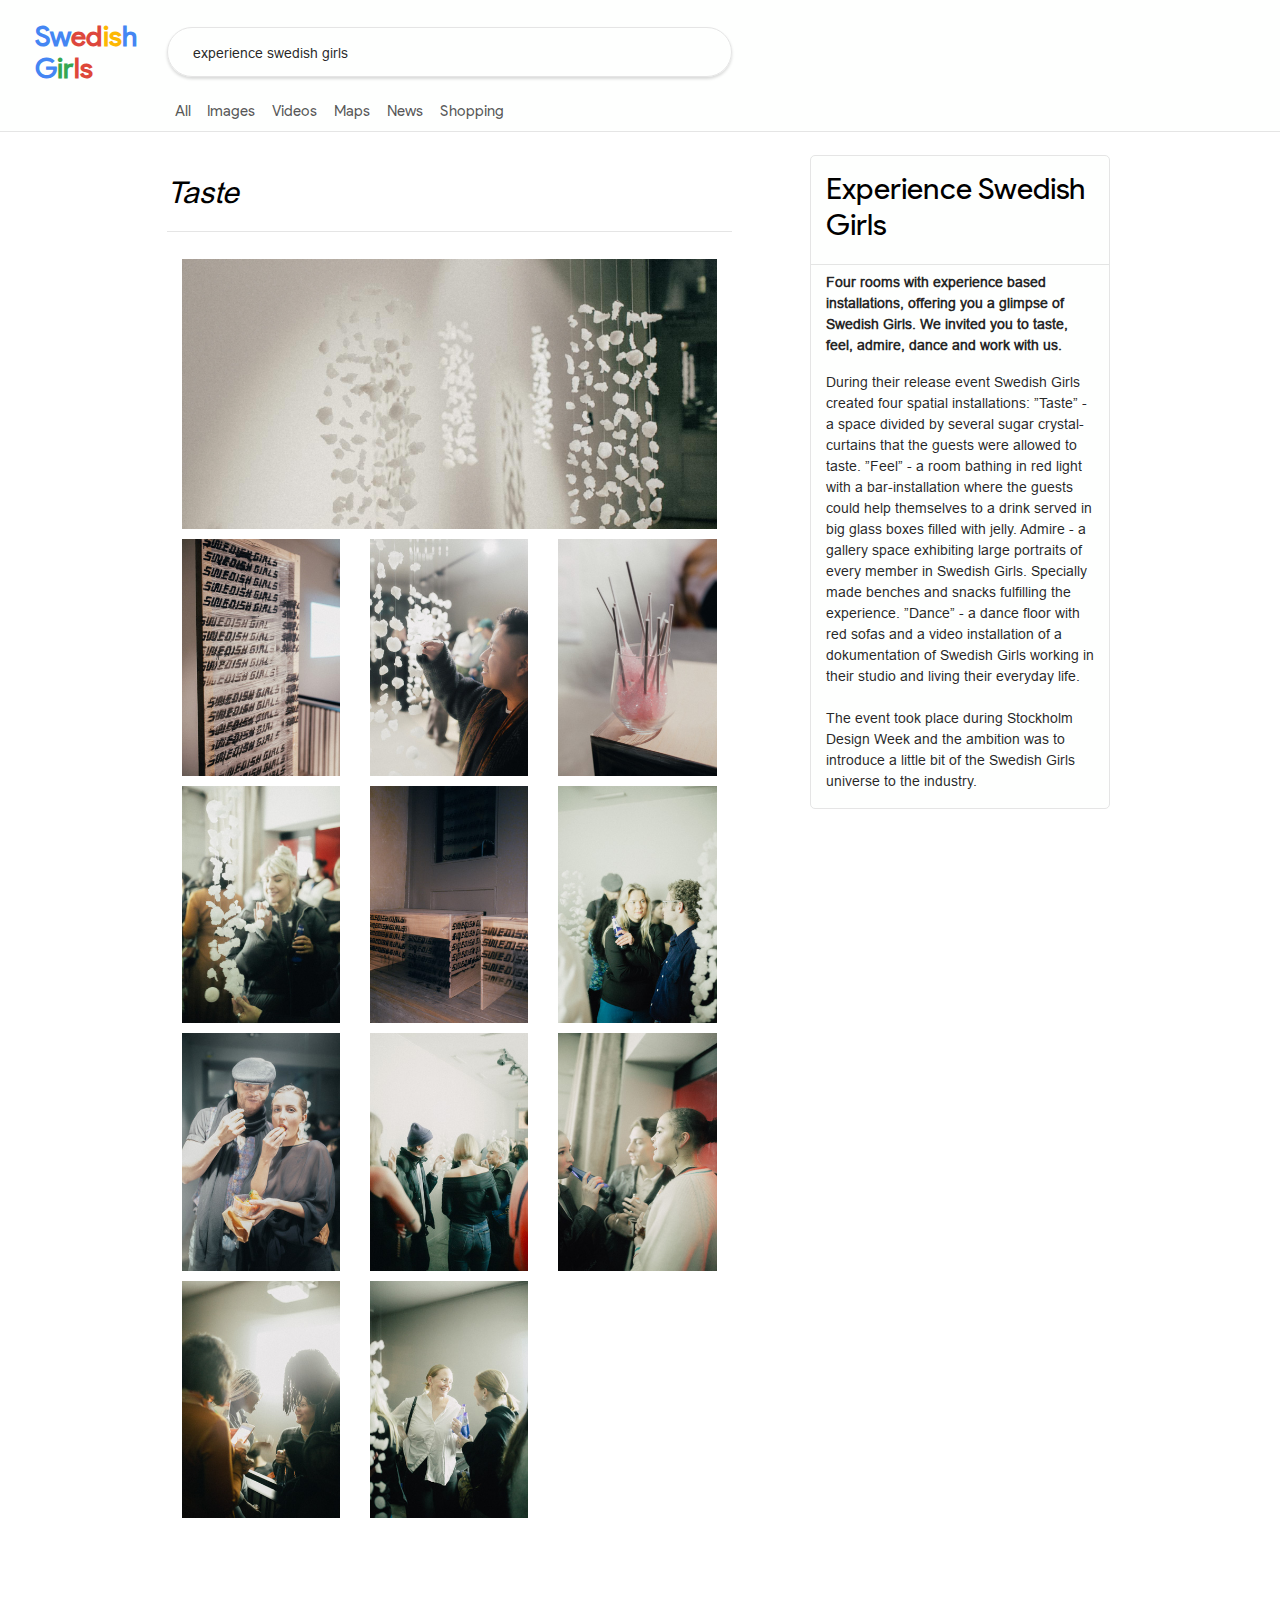
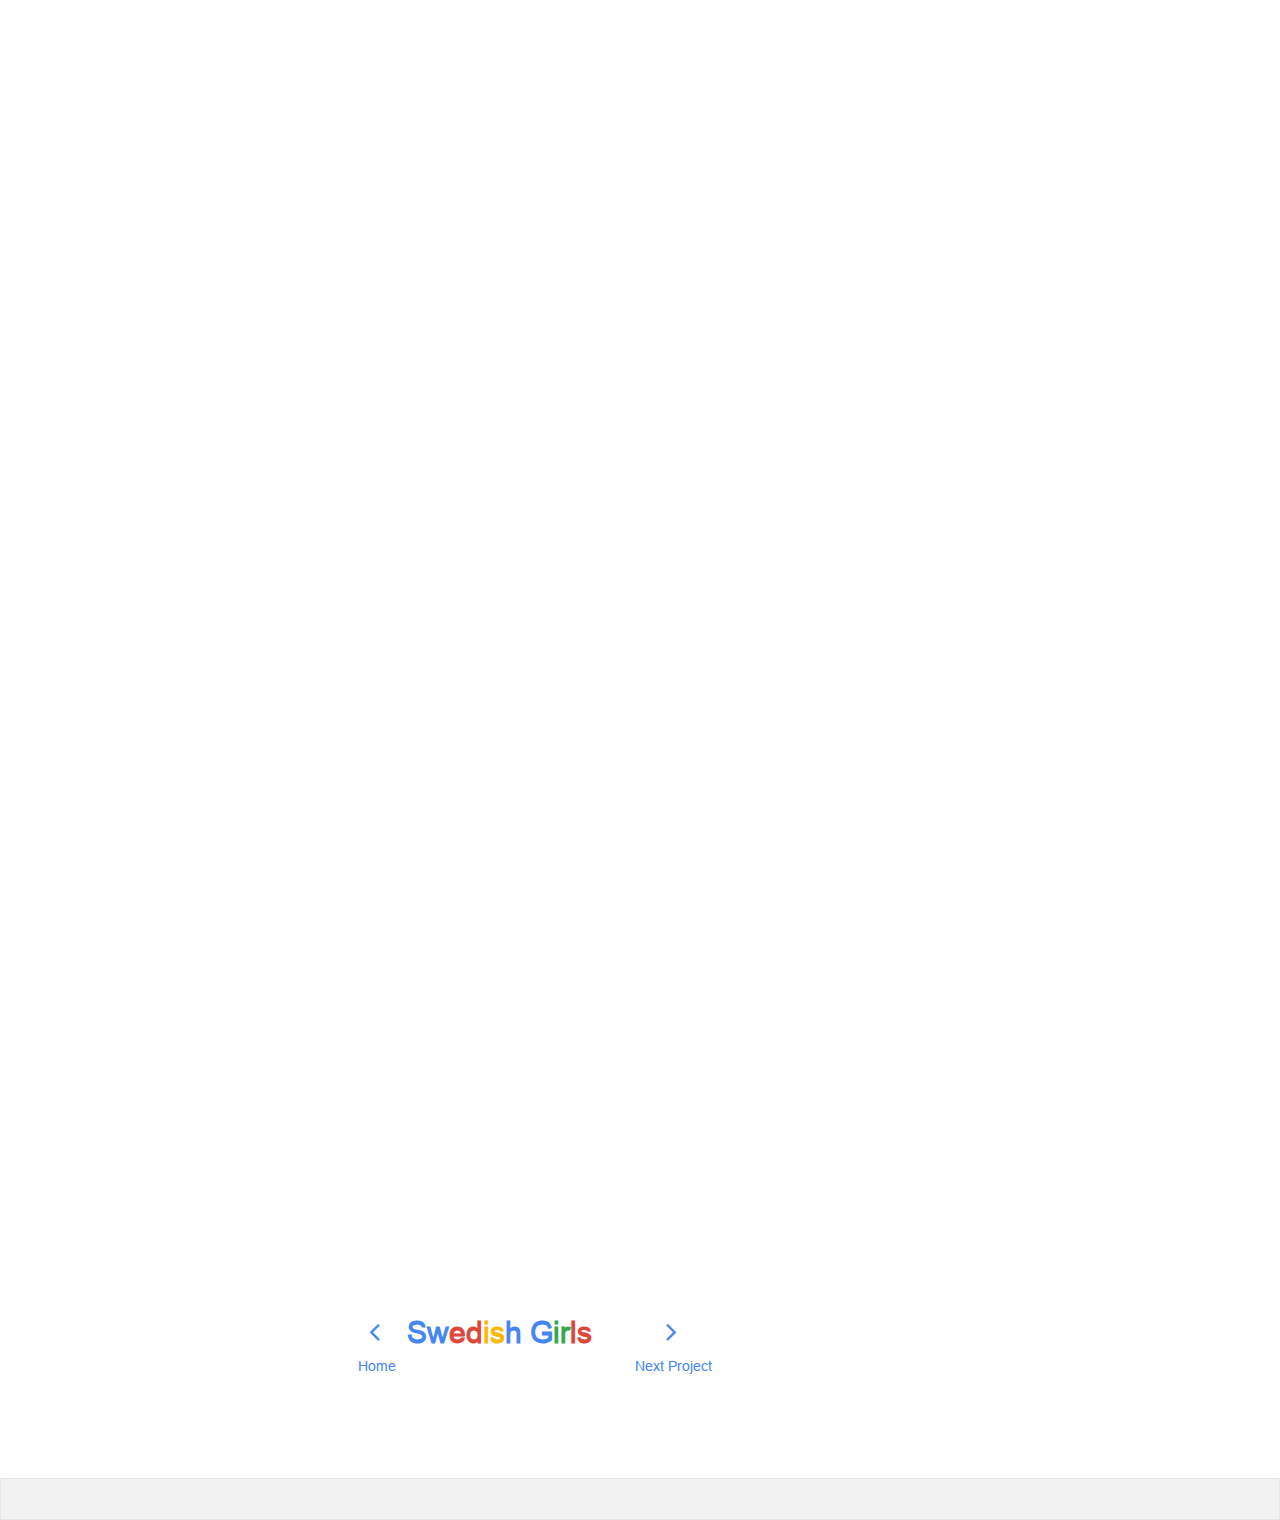
<file: experience-1.html>
<!doctype html>
<html>
<head>
    <meta charset="utf-8">
    <meta name="keywords" content="">
    <meta name="description" content="">
    <meta name="viewport" content="width=device-width, initial-scale=1.0, viewport-fit=cover, user-scalable=no">
    <link rel="shortcut icon" type="image/png" href="favicon.png">
    
	<link rel="stylesheet" type="text/css" href="./css/bootstrap.min.css?6973">
	<link rel="stylesheet" type="text/css" href="style.css?6313">
	<link rel="stylesheet" type="text/css" href="./css/animate.min.css?131">
	<link rel="stylesheet" type="text/css" href="./css/font-awesome.min.css">
	
    <title>Experience-1</title>
<link rel="apple-touch-icon" sizes="180x180" href="/apple-touch-icon.png">
<link rel="icon" type="image/png" sizes="32x32" href="/favicon-32x32.png">
<link rel="icon" type="image/png" sizes="16x16" href="/favicon-16x16.png">
<link rel="manifest" href="/site.webmanifest">
<link rel="mask-icon" href="/safari-pinned-tab.svg" color="#000000">
<meta name="msapplication-TileColor" content="#da532c">
<meta name="theme-color" content="#ffffff">

<style>


html {
    cursor: url("https://static.cargo.site/images/up.png"), auto !important;
}

 .button-blue {
  display: flex;
  flex-direction: column;
  align-items: center;
  padding-left: 2px;
  padding-right: 10px;
}


 .div-delete2 {
 	width: 100%;
    display: flex;
    flex-direction: row;
    justify-content: center;
 }
 	
 
 .bottom-logo {
 	white-space: nowrap;
 }
 

 .navbar {
 	padding: 0;
 	margin: 0;
 	
 }
 
 .blocsapp-special-menu blocsnav {
 	background: white;
 }
 
 .close-special-menu {
 	font-color: black;
 	
 }
 
 .close-icon {
 	color: black;
 }
 
 card {
 	background: white;
 }
 
 .c-pad-al {
 	padding-left: 20px;
 	padding-right: 20px;
 }


 form {
 	display: grid;
 	width: ;
 }

select {
	width: 100%;
}

 input {
 	width: 100%;
 }
 
 textarea {
 	width: 100%;
 }
 
 .toggle-button {
 	position: fixed;
 	top: 15px;
 	left: 10px;
 	z-index: 10;
 }
 
  a[data-lightbox]:hover img {
 	box-shadow: 0 4px 8px 0 rgba(0, 0, 0, 0.2), 0 6px 20px 0 rgba(0, 0, 0, 0.19);
 	opacity: 1;
 	
 }
 
  @media only screen and (max-width: 1000px) {
   a[data-lightbox]:hover img {
    box-shadow: none;
    
    background-color: none;
  }
}
 

 
  a[data-lightbox]:hover::before {
  	content: none!important;
  	
  }
  
  @media only screen and (max-width: 1000px) {
   img {
  	 width: 120%;
  }
}


 .column-proj-head {
 	display: flex;
    align-items: center;
 	justify-content: center;
 }
 
 .banner-project {
 	top: -50px;
 }

</style>

<script>

</script>




<style>

 .blocs-lb-container {
		position:fixed;
        top:50%;
        left:50%;
        transform:translate(-50%,-50%);
        box-sizing:border-box;
        width:500px;
        max-width:calc(100% - 20px);
  		max-height:calc(100% - 20px);
        
 }
 
  .ref::before {
  content: "experience swedish girls";
}

 
 </style>
    
<!-- Analytics -->
 
<!-- Analytics END -->
    
</head>
<body>
<!-- Main container -->
<div class="page-container">
    
<!-- navbar -->
<div class="bloc full-width-bloc row-1-style bgc-white l-bloc" id="navbar">
	<div class="container ">
		<div class="row">
			<div class="col-lg-1 col-md-1">
				<h1 class="text-sm-center text-center float-lg-none h1-style text-lg-left text-md-left">
					<span class="sw-blue">Sw</span><span class="ed-red">ed</span><span class="is-yellow">is</span><span class="hg-blue">h G</span><span class="ir-green">ir</span><span class="ls-red">ls</span>
				</h1>
			</div>
			<div class="left-padding-col col-lg-6 col-md-8">
				<div class=" input-style">
					<p><span class="ref"></span></p>
					
				</div>
			</div>
			<div class="left-padding-col offset-lg-1 col-lg-7 col-md-8 offset-md-1">
					<nav class="navbar navbar-light row nav-invert bar-nav navbar-expand-md" role="navigation">
						<button id="nav-toggle" type="button" class="ui-navbar-toggler navbar-toggler border-0 p-0 toggle-button" data-toggle="collapse" data-target=".navbar-22859" aria-expanded="false" aria-label="Toggle navigation">
							<span class="navbar-toggler-icon"></span>
						</button>
						<div class="collapse navbar-collapse navbar-22859  fullscreen-nav open-left">
							<ul class="site-navigation nav navbar-nav menu-nav">
								<li class="nav-item">
									<a href="swedishgirls.html" class="nav-link a-btn">All</a>
								</li>
								<li class="nav-item">
									<a href="images.html" class="nav-link a-btn">Images</a>
								</li>
								<li class="nav-item">
									<a href="videos.html" class="nav-link a-btn">Videos</a>
								</li>
								<li class="nav-item">
									<a href="maps.html" class="nav-link a-btn">Maps</a>
								</li>
								<li class="nav-item">
									<a href="news.html" class="nav-link a-btn">News</a>
								</li>
								<li class="nav-item">
									<a href="shopping.html" class="nav-link a-btn">Shopping</a>
								</li>
							</ul>
						</div>
					</nav>
				</div>
		</div>
	</div>
</div>
<!-- navbar END -->

<!-- bloc-16 -->
<div class="bloc full-width-bloc l-bloc" id="bloc-16">
	<div class="container bloc-sm">
		<div class="row">
			<div class="col-12 offset-lg-1 left-padding-col col-lg-6 offset-md-1 col-md-6 animated fadeIn animSpeedSlow" data-appear-anim-style="fadeIn">
				<div>
					<div class="container-div-bloc-16-style">
					</div>
					<h3 class="mg-clear projekt-titel-sub">
						Taste
					</h3>
					<div class="divider-h divider-bloc-16-padding">
						<span class="divider"></span>
					</div>
					<div class="row">
						<div class="col-12 col-lg-12 column-proj-head col-md-12 col-sm-12 align-self-end">
							<a href="#" data-lightbox="img/1_FORST_Lokal_Swedish_Girls_Release-1.jpg" data-gallery-id="gallery-1"><img src="img/lazyload-ph.png" data-src="img/1_FORST_Lokal_Swedish_Girls_Release-1.jpg" class="img-fluid mx-auto d-block banner-project lazyload" alt="1_FORST_Lokal_Swedish_Girls_Release 1" /></a>
						</div>
						<div class="col-lg-4 col-md-6 col-sm-6 align-self-end">
							<a href="#" data-lightbox="img/Lokal_Swedish_Girls_Release-23-1.jpg" data-gallery-id="gallery-1" data-frame="frameless-lb"><img src="img/lazyload-ph.png" data-src="img/Lokal_Swedish_Girls_Release-23_thumb.jpg" class="img-fluid mx-auto d-block mg-sm lazyload" alt="placeholder image" /></a>
						</div>
						<div class="col-lg-4 col-md-6 col-sm-6">
							<a href="#" data-lightbox="img/Mingel_Swedish_Girls_Release-11-1.jpg" data-gallery-id="gallery-1" data-frame="frameless-lb"><img src="img/lazyload-ph.png" data-src="img/Mingel_Swedish_Girls_Release-11_thumb.jpg" class="img-fluid mg-sm mx-auto d-block lazyload" alt="placeholder image" /></a>
						</div>
						<div class="col-lg-4 col-md-6 col-sm-6">
							<a href="#" data-lightbox="img/Lokal_Swedish_Girls_Release-25_thumb-1.jpg" data-gallery-id="gallery-1" data-frame="frameless-lb"><img src="img/lazyload-ph.png" data-src="img/Lokal_Swedish_Girls_Release-25_thumb.jpg" class="img-fluid mx-auto d-block mg-sm lazyload" alt="placeholder image" /></a>
						</div>
						<div class="col-12 col-lg-4 col-md-6 col-sm-6">
							<a href="#" data-lightbox="img/Mingel_Swedish_Girls_Release-36-1.jpg" data-gallery-id="gallery-1" data-frame="frameless-lb"><img src="img/lazyload-ph.png" data-src="img/Mingel_Swedish_Girls_Release-36_thumb.jpg" class="img-fluid mx-auto d-block mg-sm lazyload" alt="placeholder image" /></a>
						</div>
						<div class="col-lg-4 col-md-6 col-sm-6">
							<a href="#" data-lightbox="img/Lokal_Swedish_Girls_Release-36-1.jpg" data-gallery-id="gallery-1" data-frame="frameless-lb"><img src="img/lazyload-ph.png" data-src="img/Lokal_Swedish_Girls_Release-36_thumb.jpg" class="img-fluid mx-auto d-block mg-sm lazyload" alt="placeholder image" /></a>
						</div>
						<div class="col-12 col-lg-4 col-md-6 col-sm-6">
							<a href="#" data-lightbox="img/Mingel_Swedish_Girls_Release-37-1.jpg" data-gallery-id="gallery-1" data-frame="frameless-lb"><img src="img/lazyload-ph.png" data-src="img/Mingel_Swedish_Girls_Release-37_thumb.jpg" class="img-fluid mx-auto d-block lazyload" alt="Mingel_Swedish_Girls_Release 35_thumb" /></a>
						</div>
					</div>
					<div class="row">
						<div class="col-12 col-lg-4 col-md-6 col-sm-6">
							<a href="#" data-lightbox="img/Mingel_Swedish_Girls_Release-17-1.jpg" data-gallery-id="gallery-1" data-frame="frameless-lb"><img src="img/lazyload-ph.png" data-src="img/Mingel_Swedish_Girls_Release-17_thumb.jpg" class="img-fluid mx-auto d-block mg-sm lazyload" alt="placeholder image" /></a>
						</div>
						<div class="col-lg-4 col-md-6 col-sm-6">
							<a href="#" data-lightbox="img/Mingel_Swedish_Girls_Release-30-1.jpg" data-gallery-id="gallery-1" data-frame="frameless-lb"><img src="img/lazyload-ph.png" data-src="img/Mingel_Swedish_Girls_Release-30_thumb.jpg" class="img-fluid mx-auto d-block mg-sm lazyload" alt="placeholder image" /></a>
						</div>
						<div class="col-lg-4 col-md-6 col-sm-6">
							<a href="#" data-lightbox="img/Mingel_Swedish_Girls_Release-32-1.jpg" data-gallery-id="gallery-1" data-frame="frameless-lb"><img src="img/lazyload-ph.png" data-src="img/Mingel_Swedish_Girls_Release-32_thumb.jpg" class="img-fluid mx-auto d-block mg-sm lazyload" alt="placeholder image" /></a>
						</div>
						<div class="col-12 col-lg-4 col-md-6 col-sm-6">
							<a href="#" data-lightbox="img/Mingel_Swedish_Girls_Release-33-1.jpg" data-gallery-id="gallery-1" data-frame="frameless-lb"><img src="img/lazyload-ph.png" data-src="img/Mingel_Swedish_Girls_Release-33_thumb.jpg" class="img-fluid mx-auto d-block mg-sm lazyload" alt="Mingel_Swedish_Girls_Release 33_thumb" /></a>
						</div>
						<div class="col-12 col-lg-4 col-md-6 col-sm-6">
							<a href="#" data-lightbox="img/Mingel_Swedish_Girls_Release-35-1.jpg" data-gallery-id="gallery-1" data-frame="frameless-lb"><img src="img/lazyload-ph.png" data-src="img/Mingel_Swedish_Girls_Release-35_thumb.jpg" class="img-fluid mx-auto d-block mg-sm lazyload" alt="Mingel_Swedish_Girls_Release 35_thumb" /></a>
						</div>
					</div>
				</div>
			</div>
			<div class="right-padding-col offset-lg-0 col-lg-4 col-md-5">
				<div class="card card-sq border-0 animated fadeInRight" data-appear-anim-style="fadeInRight">
					<div class="card-body body-card body-card-projekt">
						<h3 class="card-header-title-projekt c-pad-all mg-sm mg-sm-md mg-sm-sm mg-sm-xs">
							Experience Swedish Girls
						</h3>
						<div class="divider-h divider-padding">
							<span class="divider"></span>
						</div>
						<p class="c-pad-all p-bloc-16-style">
							<strong>Four rooms with experience based installations, offering you a glimpse of Swedish Girls. We invited you to taste, feel, admire, dance and work with us.</strong><br>
						</p>
						<p class="c-pad-all">
							During their release event Swedish Girls created four spatial installations: ”Taste” - a space divided by several sugar crystal-curtains that the guests were allowed to taste. ”Feel” - a room bathing in red light with a bar-installation where the guests could help themselves to a drink served in big glass boxes filled with jelly. Admire - a gallery space exhibiting large portraits of every member in Swedish Girls. Specially made benches and snacks fulfilling the experience. ”Dance” - a dance floor with red sofas and a video installation of a dokumentation of Swedish Girls working in their studio and living their everyday life.<br><br>The event took place during Stockholm Design Week and the ambition was to introduce a little bit of the Swedish Girls universe to the industry.<br>
						</p>
					</div>
				</div>
			</div>
		</div>
	</div>
</div>
<!-- bloc-16 END -->

<!-- bloc-17 -->
<div class="bloc full-width-bloc l-bloc" id="bloc-17">
	<div class="container bloc-sm">
		<div class="row">
			<div class="col-12 offset-lg-1 left-padding-col col-lg-6 offset-md-1 col-md-6 order-2 order-lg-1 order-md-1 animated fadeIn animSpeedLazy" data-appear-anim-style="fadeIn">
				<h3 class="projekt-titel-sub mg-clear">
					Feel
				</h3>
				<div class="divider-h divider-bloc-16-padding">
					<span class="divider"></span>
				</div>
				<div>
					<div class="row">
						<div class="col-12 col-lg-12 column-proj-head col-md-12 col-sm-12">
							<a href="#" data-lightbox="img/1_FORST_Spons_Swedish_Girls_Release-19-2.jpg" data-gallery-id="gallery-1"><img src="img/lazyload-ph.png" data-src="img/1_FORST_Spons_Swedish_Girls_Release-19-2.jpg" class="img-fluid mx-auto d-block banner-project lazyload" alt="1_FORST_Spons_Swedish_Girls_Release 19-2" /></a>
						</div>
						<div class="col-lg-4 col-md-6 col-sm-6 align-self-end">
							<a href="#" data-lightbox="img/Mingel_Swedish_Girls_Release-46.jpg" data-gallery-id="gallery-1" data-frame="frameless-lb"><img src="img/lazyload-ph.png" data-src="img/Mingel_Swedish_Girls_Release-46_thumb.jpg" class="img-fluid mx-auto d-block mg-sm lazyload" alt="placeholder image" /></a>
						</div>
						<div class="col-lg-4 col-md-6 col-sm-6">
							<a href="#" data-lightbox="img/Mingel_Swedish_Girls_Release-45.jpg" data-gallery-id="gallery-1" data-frame="frameless-lb"><img src="img/lazyload-ph.png" data-src="img/Mingel_Swedish_Girls_Release-45_thumb.jpg" class="img-fluid mx-auto d-block mg-sm lazyload" alt="placeholder image" /></a>
						</div>
						<div class="col-12 col-lg-4 col-md-6 col-sm-6">
							<a href="#" data-lightbox="img/Mingel_Swedish_Girls_Release-40.jpg" data-gallery-id="gallery-1" data-frame="frameless-lb"><img src="img/lazyload-ph.png" data-src="img/Mingel_Swedish_Girls_Release-40_thumb.jpg" class="img-fluid mx-auto d-block mg-sm lazyload" alt="placeholder image" /></a>
						</div>
						<div class="col-md-6 col-sm-6 col-lg-4">
							<a href="#" data-lightbox="img/Mingel_Swedish_Girls_Release-43.jpg" data-gallery-id="gallery-1" data-frame="frameless-lb"><img src="img/lazyload-ph.png" data-src="img/Mingel_Swedish_Girls_Release-43_thumb.jpg" class="img-fluid mx-auto d-block mg-sm lazyload" alt="placeholder image" /></a>
						</div>
						<div class="col-lg-4 col-md-6 col-sm-6 offset-lg-0">
							<a href="#" data-lightbox="img/Mingel_Swedish_Girls_Release-10.jpg" data-gallery-id="gallery-1" data-frame="frameless-lb"><img src="img/lazyload-ph.png" data-src="img/Mingel_Swedish_Girls_Release-10_thumb.jpg" class="img-fluid mx-auto d-block mg-sm lazyload" alt="placeholder image" /></a>
						</div>
						<div class="col-12 col-lg-4 col-md-6 col-sm-6">
							<a href="#" data-lightbox="img/Mingel_Swedish_Girls_Release-39.jpg" data-gallery-id="gallery-1" data-frame="frameless-lb"><img src="img/lazyload-ph.png" data-src="img/Mingel_Swedish_Girls_Release-39_thumb.jpg" class="img-fluid mx-auto d-block mg-sm lazyload" alt="placeholder image" /></a>
						</div>
					</div>
				</div>
			</div>
		</div>
	</div>
</div>
<!-- bloc-17 END -->

<!-- bloc-18 -->
<div class="bloc full-width-bloc l-bloc" id="bloc-18">
	<div class="container bloc-sm">
		<div class="row">
			<div class="col-12 offset-lg-1 left-padding-col col-lg-6 offset-md-1 col-md-6 order-2 order-lg-1 order-md-1 animated fadeIn none animSpeedLazy" data-appear-anim-style="fadeIn">
				<h3 class="projekt-titel-sub mg-clear">
					Admire
				</h3>
				<div class="divider-h divider-bloc-16-padding">
					<span class="divider"></span>
				</div>
				<div>
					<div class="row">
						<div class="col-12 col-lg-12 column-proj-head col-md-12 col-sm-12">
							<a href="#" data-lightbox="img/1_FORST_Lokal_Swedish_Girls_Release-30.jpg" data-gallery-id="gallery-1"><img src="img/lazyload-ph.png" data-src="img/1_FORST_Lokal_Swedish_Girls_Release-30.jpg" class="img-fluid mx-auto d-block banner-project lazyload" alt="1_FORST_Lokal_Swedish_Girls_Release 30_thumb" /></a>
						</div>
						<div class="col-lg-4 col-md-6 col-sm-6">
							<a href="#" data-lightbox="img/Lokal_Swedish_Girls_Release-29.jpg" data-gallery-id="gallery-1" data-frame="frameless-lb"><img src="img/lazyload-ph.png" data-src="img/Lokal_Swedish_Girls_Release-29_thumb.jpg" class="img-fluid mx-auto d-block mg-sm lazyload" alt="placeholder image" /></a>
						</div>
						<div class="col-lg-4 col-md-6 col-sm-6">
							<a href="#" data-lightbox="img/Lokal_Swedish_Girls_Release-31.jpg" data-gallery-id="gallery-1" data-frame="frameless-lb"><img src="img/lazyload-ph.png" data-src="img/Lokal_Swedish_Girls_Release-31_thumb.jpg" class="img-fluid mx-auto d-block mg-sm lazyload" alt="placeholder image" /></a>
						</div>
						<div class="col-12 col-lg-4 col-md-6 col-sm-6">
							<a href="#" data-lightbox="img/Mingel_Swedish_Girls_Release-53.jpg" data-gallery-id="gallery-1" data-frame="frameless-lb"><img src="img/lazyload-ph.png" data-src="img/Mingel_Swedish_Girls_Release-53_thumb.jpg" class="img-fluid mx-auto d-block mg-sm lazyload" alt="placeholder image" /></a>
						</div>
						<div class="col-lg-4 col-md-6 col-sm-6">
							<a href="#" data-lightbox="img/Lokal_Swedish_Girls_Release-2.jpg" data-gallery-id="gallery-1" data-frame="frameless-lb"><img src="img/lazyload-ph.png" data-src="img/Lokal_Swedish_Girls_Release-2_thumb.jpg" class="img-fluid mx-auto d-block mg-sm lazyload" alt="placeholder image" /></a>
						</div>
						<div class="col-lg-4 col-md-6 col-sm-6">
							<a href="#" data-lightbox="img/Mingel_Swedish_Girls_Release-50.jpg" data-gallery-id="gallery-1" data-frame="frameless-lb"><img src="img/lazyload-ph.png" data-src="img/Mingel_Swedish_Girls_Release-50_thumb.jpg" class="img-fluid mx-auto d-block mg-sm lazyload" alt="placeholder image" /></a>
						</div>
						<div class="col-12 col-lg-4 col-md-6 col-sm-6">
							<a href="#" data-lightbox="img/Mingel_Swedish_Girls_Release-52.jpg" data-gallery-id="gallery-1" data-frame="frameless-lb"><img src="img/lazyload-ph.png" data-src="img/Mingel_Swedish_Girls_Release-52_thumb.jpg" class="img-fluid mx-auto d-block mg-sm lazyload" alt="placeholder image" /></a>
						</div>
					</div>
				</div>
			</div>
		</div>
	</div>
</div>
<!-- bloc-18 END -->

<!-- bloc-19 -->
<div class="bloc full-width-bloc l-bloc" id="bloc-19">
	<div class="container bloc-sm">
		<div class="row">
			<div class="col-12 offset-lg-1 left-padding-col col-lg-6 offset-md-1 col-md-6 order-2 order-lg-1 order-md-1 animated fadeIn animSpeedLazy" data-appear-anim-style="fadeIn">
				<h3 class="projekt-titel-sub mg-clear">
					Dance
				</h3>
				<div class="divider-h divider-bloc-16-padding">
					<span class="divider"></span>
				</div>
				<div>
					<div class="row">
						<div class="col-12 col-lg-12 column-proj-head col-md-12 col-sm-12">
							<a href="#" data-lightbox="img/1_FORST_Mingel_Swedish_Girls_Release-55-2.jpg" data-gallery-id="gallery-1"><img src="img/lazyload-ph.png" data-src="img/1_FORST_Mingel_Swedish_Girls_Release-55-2.jpg" class="img-fluid mx-auto d-block lazyload" alt="1_FORST_Mingel_Swedish_Girls_Release 55-2" /></a>
						</div>
						<div class="col-lg-4 col-md-6 col-sm-6">
							<a href="#" data-lightbox="img/Mingel_Swedish_Girls_Release-1%202.jpg" data-gallery-id="gallery-1" data-frame="frameless-lb"><img src="img/lazyload-ph.png" data-src="img/Mingel_Swedish_Girls_Release-1%202_thumb.jpg" class="img-fluid mx-auto d-block mg-sm lazyload" alt="placeholder image" /></a>
						</div>
						<div class="col-lg-4 col-md-6 col-sm-6">
							<a href="#" data-lightbox="img/Mingel_Swedish_Girls_Release-63.jpg" data-gallery-id="gallery-1" data-frame="frameless-lb"><img src="img/lazyload-ph.png" data-src="img/Mingel_Swedish_Girls_Release-63_thumb.jpg" class="img-fluid mx-auto d-block mg-sm lazyload" alt="placeholder image" /></a>
						</div>
						<div class="col-12 col-lg-4 col-md-6 col-sm-6">
							<a href="#" data-lightbox="img/Mingel_Swedish_Girls_Release-65.jpg" data-gallery-id="gallery-1" data-frame="frameless-lb"><img src="img/lazyload-ph.png" data-src="img/Mingel_Swedish_Girls_Release-65_thumb.jpg" class="img-fluid mx-auto d-block mg-sm lazyload" alt="placeholder image" /></a>
						</div>
					</div>
				</div>
			</div>
		</div>
	</div>
</div>
<!-- bloc-19 END -->

<!-- bloc-23 -->
<div class="bloc l-bloc" id="bloc-23">
	<div class="container bloc-lg">
		<div class="row">
			<div class="col-lg-6 d-flex offset-lg-2">
				<div class="div-delete2">
					<a href="swedishgirls.html" class="btn btn-d btn-sq btn-xl button-blue float-lg-none"><span class="fa fa-angle-left icon-spacer icon-md icon-bleu-de-france button-blue2"></span>Home</a>
					<h1 class="text-md-center text-sm-center text-center bottom-logo text-lg-center float-lg-none">
						<span class="sw-blue">Sw</span><span class="ed-red">ed</span><span class="is-yellow">is</span><span class="hg-blue">h G</span><span class="ir-green">ir</span><span class="ls-red">ls</span>
					</h1><a href="swedishgirls.html" class="btn btn-d btn-sq btn-xl button-blue float-lg-none"><span class="fa fa-angle-right icon-spacer icon-md icon-bleu-de-france button-blue2"></span>Next Project</a>
				</div>
			</div>
		</div>
	</div>
</div>
<!-- bloc-23 END -->

<!-- bloc-28 -->
<div class="bloc bgc-anti-flash-white l-bloc footer-border" id="bloc-28">
	<div class="container bloc-sm">
		<div class="row">
			<div class="col">
			</div>
		</div>
	</div>
</div>
<!-- bloc-28 END -->

</div>
<!-- Main container END -->
    

<script src="./js/jquery-3.3.1.min.js?888"></script>
<script src="./js/bootstrap.bundle.min.js?6168"></script>
<script src="./js/blocs.min.js?8762"></script>
<script src="./js/jquery.touchSwipe.min.js" defer></script>
<script src="./js/lazysizes.min.js" defer></script>
<!-- Additional JS END -->


</body>
</html>
</file>
<file: SWG/style.css>
/*-----------------------------------------------------------------------------------
	    SWG
        Built with Blocs
-----------------------------------------------------------------------------------*/
 
body{
	margin:0;
	padding:0;
    background:#FFFFFF;
    overflow-x:hidden;
    -webkit-font-smoothing: antialiased;
    -moz-osx-font-smoothing: grayscale;
}
.page-container{overflow-x:hidden;} /* Prevents unwanted scroll space when scroll FX used. */
a,button{transition: background .3s ease-in-out;outline: none!important;} /* Prevent ugly blue glow on chrome and safari */
a:hover{text-decoration: none; cursor:pointer;}

/* = Web Fonts
-------------------------------------------------------------- */

@font-face {
	font-family:'ProductSans-Regular';
	src: url('./fonts/ProductSans-Regular/ProductSans-Regular.woff');
	src: url('./fonts/ProductSans-Regular/ProductSans-Regular.woff') format('woff');
	font-weight: normal;
	font-style: normal;
}

@font-face {
	font-family:'ArialMT';
	src: url('./fonts/ArialMT/Arial.ttf');
	src: url('./fonts/ArialMT/Arial.ttf') format('truetype');
	font-weight: normal;
	font-style: normal;
}

/* = Blocs
-------------------------------------------------------------- */

.bloc{
	width:100%;
	clear:both;
	background: 50% 50% no-repeat;
	padding:0 50px;
	-webkit-background-size: cover;
	-moz-background-size: cover;
	-o-background-size: cover;
	background-size: cover;
	position:relative;
	display:flex;
}
.bloc .container{
	padding-left:0;
	padding-right:0;
}


/* Sizes */

.bloc-lg{
	padding:100px 50px;
}
.bloc-sm{
	padding:20px 50px;
}

/* = Full Screen Blocs 
-------------------------------------------------------------- */

.bloc-fill-screen{
	min-height:100vh;
	display: flex;
	flex-direction: column;
	padding-top:20px;
	padding-bottom:20px;
}
.bloc-fill-screen > .container{
	align-self: flex-middle;
	flex-grow: 1;
	display: flex;
}
.bloc-fill-screen > .container > .row{
	flex-grow: 1;
	align-self: center;
	width:100%;
}
.bloc-fill-screen .fill-bloc-top-edge, .bloc-fill-screen .fill-bloc-bottom-edge{
	flex-grow: 0;
}
.bloc-fill-screen .fill-bloc-top-edge{
	align-self: flex-start;
}
.bloc-fill-screen .fill-bloc-bottom-edge{
	align-self: flex-end;
}

/* = Full Width Blocs 
-------------------------------------------------------------- */

.full-width-bloc{
	padding-left:0;
	padding-right:0;
}
.full-width-bloc .row{
	margin-left:0;
	margin-right:0;
}
.full-width-bloc .container{
	width:100%;
	max-width:100%!important;
}
.full-width-bloc .carousel img{
	width:100%;
	height:auto;
}


/* Background Effects */

.b-parallax{
	background-attachment:fixed;
}

/* Disable Parallax on Mobile Touch Devices */
@media (hover: none) {
	.b-parallax{
	background-attachment:scroll;
}
}

/* Dark theme */

.d-bloc{
	color:rgba(255,255,255,.7);
}
.d-bloc button:hover{
	color:rgba(255,255,255,.9);
}
.d-bloc .icon-round,.d-bloc .icon-square,.d-bloc .icon-rounded,.d-bloc .icon-semi-rounded-a,.d-bloc .icon-semi-rounded-b{
	border-color:rgba(255,255,255,.9);
}
.d-bloc .divider-h span{
	border-color:rgba(255,255,255,.2);
}
.d-bloc .a-btn,.d-bloc .navbar a, .d-bloc a .icon-sm, .d-bloc a .icon-md, .d-bloc a .icon-lg, .d-bloc a .icon-xl, .d-bloc h1 a, .d-bloc h2 a, .d-bloc h3 a, .d-bloc h4 a, .d-bloc h5 a, .d-bloc h6 a, .d-bloc p a{
	color:rgba(255,255,255,.6);
}
.d-bloc .a-btn:hover,.d-bloc .navbar a:hover,.d-bloc a:hover .icon-sm, .d-bloc a:hover .icon-md, .d-bloc a:hover .icon-lg, .d-bloc a:hover .icon-xl, .d-bloc h1 a:hover, .d-bloc h2 a:hover, .d-bloc h3 a:hover, .d-bloc h4 a:hover, .d-bloc h5 a:hover, .d-bloc h6 a:hover, .d-bloc p a:hover{
	color:rgba(255,255,255,1);
}
.d-bloc .navbar-toggle .icon-bar{
	background:rgba(255,255,255,1);
}
.d-bloc .btn-wire,.d-bloc .btn-wire:hover{
	color:rgba(255,255,255,1);
	border-color:rgba(255,255,255,1);
}
.d-bloc .card{
	color:rgba(0,0,0,.5);
}
.d-bloc .card button:hover{
	color:rgba(0,0,0,.7);
}
.d-bloc .card icon{
	border-color:rgba(0,0,0,.7);
}
.d-bloc .card .divider-h span{
	border-color:rgba(0,0,0,.1);
}
.d-bloc .card .a-btn{
	color:rgba(0,0,0,.6);
}
.d-bloc .card .a-btn:hover{
	color:rgba(0,0,0,1);
}
.d-bloc .card .btn-wire, .d-bloc .card .btn-wire:hover{
	color:rgba(0,0,0,.7);
	border-color:rgba(0,0,0,.3);
}


/* Light theme */

.d-bloc .card,.l-bloc{
	color:rgba(0,0,0,.5);
}
.d-bloc .card button:hover,.l-bloc button:hover{
	color:rgba(0,0,0,.7);
}
.l-bloc .icon-round,.l-bloc .icon-square,.l-bloc .icon-rounded,.l-bloc .icon-semi-rounded-a,.l-bloc .icon-semi-rounded-b{
	border-color:rgba(0,0,0,.7);
}
.d-bloc .card .divider-h span,.l-bloc .divider-h span{
	border-color:rgba(0,0,0,.1);
}
.d-bloc .card .a-btn,.l-bloc .a-btn,.l-bloc .navbar a,.l-bloc a .icon-sm, .l-bloc a .icon-md, .l-bloc a .icon-lg, .l-bloc a .icon-xl, .l-bloc h1 a, .l-bloc h2 a, .l-bloc h3 a, .l-bloc h4 a, .l-bloc h5 a, .l-bloc h6 a, .l-bloc p a{
	color:rgba(0,0,0,.6);
}
.d-bloc .card .a-btn:hover,.l-bloc .a-btn:hover,.l-bloc .navbar a:hover, .l-bloc a:hover .icon-sm, .l-bloc a:hover .icon-md, .l-bloc a:hover .icon-lg, .l-bloc a:hover .icon-xl, .l-bloc h1 a:hover, .l-bloc h2 a:hover, .l-bloc h3 a:hover, .l-bloc h4 a:hover, .l-bloc h5 a:hover, .l-bloc h6 a:hover, .l-bloc p a:hover{
	color:rgba(0,0,0,1);
}
.l-bloc .navbar-toggle .icon-bar{
	color:rgba(0,0,0,.6);
}
.d-bloc .card .btn-wire,.d-bloc .card .btn-wire:hover,.l-bloc .btn-wire,.l-bloc .btn-wire:hover{
	color:rgba(0,0,0,.7);
	border-color:rgba(0,0,0,.3);
}


/* = NavBar
-------------------------------------------------------------- */

.hero .hero-nav{
	padding-left:inherit;
	padding-right:inherit;
}

/* Nav Special Classes */
.nav-special{
	overflow-y:scroll;
}
.nav-special .site-navigation{
	top:0;
	left:0;
	width:100%;
	position: relative!important;
	max-width: 100%!important;
	z-index: 1000;
}
.nav-special .nav > li{
	width:100%;
	background: none!important;
	border:0!important;
}
.nav-special.collapsing{
	-webkit-transition: none;
	transition: none;
	height:100%!important;
	background: none!important;
}
.nav-special .navbar-nav .show .dropdown-menu{
	position: relative!important;
	transform: none!important;
	float: none;
	width: 100%;
	margin-top: 0;
	background-color: transparent;
	-webkit-box-shadow: none;
	box-shadow: none;
	border: 0;
}
.nav-special .nav .dropdown-menu .nav-link{
	color:#FFF;
}
.blocsapp-special-menu{
	position: absolute;
	z-index:10000;
}
.nav-special.fullscreen-nav .caret,.nav-special.fullscreen-nav .dropdown-menu .dropdown .caret{
	border-width: 8px;
}
.nav-special .navbar-nav .show>.nav-link{
	color:#FFF;
}

/* Animate Menu Symbol */
.navbar-toggle{
	transition: all .1s linear;
}
.selected-nav{
	opacity: 0;
	transform: scale(0.3);
	transition: all .1s linear;
}


/* Special Menu Close Button */
.close-special-menu{
	position: fixed;
	display: block;
	width: 25px;
	height:25px;
	top:16px;
	right:10px;
	z-index: 10000;
}
.nav-invert .sidebar-nav .close-special-menu{
	left:260px;
}
.close-special-menu .close-icon{
	display: block;
	width:100%;
	height:1px;
	transform: rotate(45deg);
	margin-top:12px;
}
.close-special-menu .close-icon:after{
	content:"";
	display:inherit;
	width:inherit;
	height:inherit;
	background: inherit;
	transform: rotate(90deg);
}
.lock-scroll{
	overflow:hidden;
	transition: background .3s linear;
}
.nav-special::-webkit-scrollbar{
	-webkit-appearance: none;
	width:0;
	height:0;
}
.nav-special .dropdown-menu .dropdown .caret{
	border-top-color: rgba(255,255,255,.8);
	border-right-color: transparent;
	border-bottom-color: transparent;
	border-left-color: transparent;
	margin: 0 0 0 5px;
	float: none;
}
.blocsapp-special-menu .site-navigation.pull-right{
	float:none!important;
}

/* Nav Special Close Button */
.close-special-menu .close-icon{
	background:#fff;
}
.blocsapp-special-menu blocsnav{
	background: #000;
}

/* Full Screen Navigation */
.nav-special.fullscreen-nav{
	width: 100%;
	right: 0;
	top: 0;
	bottom: 0;
	opacity: 0;
	z-index: 1000;
	position: fixed;
	transition: all .2s linear;
}
 .nav-special.fullscreen-nav.open-up{
	transform: translateY(1000px);
}
 .nav-special.fullscreen-nav.open-down{
	transform: translateY(-1000px);
}
 .nav-special.fullscreen-nav.open-left{
	transform: translateX(-1000px);
}
 .nav-special.fullscreen-nav.open-right{
	transform: translateX(1000px);
}
 .nav-special.fullscreen-nav .nav > li a,.nav-special.fullscreen-nav .nav .dropdown-menu > li > a{
	color:rgba(255,255,255,.8);
	text-align: center;
	font-size: 28px;
}
 .nav-special.fullscreen-nav .nav > li a:hover{
	color:#FFF;
}
 .open.nav-special.fullscreen-nav{
	opacity: 1;
	transition: all .2s linear;
}
.nav-special.fullscreen-nav .site-navigation{
	text-align:center;
	margin-top:10%!important;
}
.nav-special.fullscreen-nav .close-special-menu{
	right:20px;
}
 .open.nav-special.fullscreen-nav.open-left,  .open.nav-special.fullscreen-nav.open-right,  .open.nav-special.fullscreen-nav.open-down, .open.nav-special.fullscreen-nav.open-up{
	transform: translateY(0);
}
/* Handle Multi Level Navigation */.navbar-light .navbar-nav .nav-link {
	color: rgb(64, 64, 64);
}
.btco-menu li > a {
	padding: 10px 15px;
	color: #000;
}
.btco-menu .active a:focus,.btco-menu li a:focus ,.navbar > .show > a:focus{
	background: transparent;
	outline: 0;
}
.dropdown-menu .show > .dropdown-toggle::after{
	transform: rotate(-90deg);
}

/* = Bric adjustment margins
-------------------------------------------------------------- */

.mg-clear{
	margin:0;
}
.mg-sm{
	margin-top:10px;
	margin-bottom:5px;
}
.mg-md{
	margin-top:10px;
	margin-bottom:20px;
}
.mg-lg{
	margin-top:10px;
	margin-bottom:40px;
}
img.mg-sm,img.mg-md,img.mg-lg{
	margin-top: 0;
}
img.mg-sm{
	margin-bottom:10px;
}
img.mg-md{
	margin-bottom:30px;
}
img.mg-lg{
	margin-bottom:50px;
}

/* = Buttons
-------------------------------------------------------------- */

.btn-d,.btn-d:hover,.btn-d:focus{
	color:#FFF;
	background:rgba(0,0,0,.3);
}

/* Prevent ugly blue glow on chrome and safari */
button{
	outline: none!important;
}

.btn-sq{
	border-radius: 0px;
}
.btn-style-none,.btn-style-none:hover,.btn-style-none:active,.btn-style-none:focus{
	background:none;
	box-shadow: none;
	padding:0;
}
.btn-wire{
	background:transparent!important;
	border:2px solid transparent;
}
.btn-wire:hover{
	background:transparent!important;
	border:2px solid transparent;
}
.btn-xl{
	padding: 16px 40px;
	font-size: 28px;
}
.a-block{
	width:100%;
	text-align:left;
	display: inline-block;
}
.text-center .a-block{
	text-align:center;
}
.icon-spacer{
	margin-right:5px;
}
.btn .caret{
	margin:0 0 0 5px}
/* = Icons
-------------------------------------------------------------- */
.icon-sm{
	font-size:18px!important;
}
.icon-md{
	font-size:30px!important;
}


/* = Text Widths
-------------------------------------------------------------- */
.text-w-90{
	max-width:90%;
}
.text-w-80{
	max-width:80%;
}
.text-center.text-w-sm, .text-center.text-w-md, .text-center.text-w-lg, .text-center.text-w-90, .text-center.text-w-80, .text-center.text-w-70, .text-center.text-w-60, .text-center.text-w-50{
	margin-left: auto;
	margin-right: auto;
}

/* = Lists
-------------------------------------------------------------- */
.list-horizontal-layout li{
	float:left;
	margin:0 10px;
}
.list-sp-md li:last-child,.list-sp-lg li:last-child,.list-sp-xl li:last-child{
	padding-bottom:0;
}

/* = Cards
-------------------------------------------------------------- */
.card-sq, .card-sq .card-header, .card-sq .card-footer{
	border-radius:0;
}
.card-rd{
	border-radius:30px;
}
.card-rd .card-header{
	border-radius:29px 29px 0 0;
}
.card-rd .card-footer{
	border-radius:0 0 29px 29px;
}

/* = Dividers
-------------------------------------------------------------- */
.divider-h{
	padding:20px 0;
	width:100%;
	display:inline-block;
}
.divider-h span{
	display: block;
	border-top:1px solid transparent;
}
.divider-half{
	width: 50%;
	margin: 0 auto;
}
.dropdown-menu .divider-h,.dropdown-menu .divider-half{
	padding:0;
}


/* iFrame */

iframe{
	border:0;
}
/* Additional Aspect Ratios */

.embed-responsive-4by3{
	padding-bottom:100%}.embed-responsive-4by4{
	padding-bottom:100%}.embed-responsive-9by16{
	padding-bottom:106.25%}/* = Lightbox
-------------------------------------------------------------- */

a[data-lightbox]{
	position: relative;
	display: block;
	text-align: center;
}
a[data-lightbox]:hover::before{
	content:"+";
	font-family: "HelveticaNeue-Light", "Helvetica Neue Light", "Helvetica Neue", Helvetica, Arial;
	font-size:32px;
	line-height: 42px;
	width:50px;
	height:50px;
	margin-left:-25px;
	border-radius: 50%;
	background:rgba(0,0,0,.6);
	color:#FFF;
	font-weight:100;
	z-index: 1;
	position: absolute;
	top: 50%;
	left: 50%;
	transform: translateY(-50%);
	-webkit-transform: translateY(-50%);
}
a[data-lightbox]:hover img{
	opacity: 0.6;
	-webkit-animation-fill-mode: none;
	animation-fill-mode:none;
}
.lightbox-caption{
	padding: 20px;
	color: #FFF;
	background: rgba(0,0,0,.5);
	position: absolute;
	left: 15px;
	right: 15px;
	bottom: 5px;
}
.close-lightbox{
	color:#FFF;
	font-size: 30px;
	position: absolute;
	top:20px;
	right:20px;
	z-index: 20;
	background:rgba(0,0,0,.5);
	border:none;
	line-height: 30px;
	padding:0 9px 5px;
	opacity: 0.3;
	border-radius:.25rem;
}
.close-lightbox:hover,.next-lightbox:hover, .prev-lightbox:hover{
	opacity: 1.0;
	color:#FFF;
}
.next-lightbox, .prev-lightbox{
	font-size:20px;
	color:rgba(255,255,255,.9);
	background:rgba(0,0,0,.5);
	transition: all .2s ease-in-out;
	position: absolute;
	top:45%;
	z-index:1;
	opacity: 0.4;
	border-radius:.25rem;
}
.next-lightbox{
	padding:6px 8px 1px 13px;
	right:25px;
}
.prev-lightbox{
	padding:6px 13px 1px 10px;
	left:25px;
}

/* Framless */
.frameless-lb{
	border-radius: 0;
	border:none;
}
.frameless-lb .modal-body{
	padding:0;
}
.frameless-lb .lightbox-caption{
	left:0;
	right:0;
	bottom:-16px;
}

/* Hide Object */
.object-hidden{
	display:none;
}

/* = Custom Styling
-------------------------------------------------------------- */

h1,h2,h3,h4,h5,h6,p,label,.btn,a{
	font-family:"ArialMT";
	color:#000000!important;
}
.container{
	max-width:1400px;
}
.form-style{
	width:100%;
}
.style{
	border-style:solid;
	border-color:rgba(0,0,0,0.14)!important;
	border-radius:40px 40px 40px 40px;
	border-width:1px 1px 1px 1px;
}
.container1{
	;
}
.google{
	color:#FFFFFF!important;
}
.google-front{
	font-family:"ProductSans-Regular";
	font-size:74px;
	font-weight:bold;
	margin-top:0%;
	padding-bottom:10px;
	margin-bottom:20px;
}
.icon{
	display:inline;
}
.bloc-delete{
	;
}
.icon-mag{
	padding:5px 5px 5px 5px;
}
.top-bloc{
	margin-top:0%;
	padding-top:0%;
}
.s{
	color:#4B81F6!important;
}
.sw-blue{
	color:#4486F3!important;
	border-color:rgba(68,134,243,0.00)!important;
}
.ed-red{
	color:#DD473C!important;
}
.is-yellow{
	color:#FDB803!important;
}
.hg-blue{
	color:#4486F3!important;
}
.ir-green{
	color:#35A751!important;
}
.ls-red{
	color:#DE4739!important;
}
.typewriter{
	float:left;
	text-align:left;
	font-size:18px;
	color:#000000!important;
	padding-bottom:10px;
	padding-top:5px;
	padding-left:10px;
	line-height:20px;
}
h1{
}
.fade-in{
	border-style:none;
	border-color:rgba(0,0,0,0.00)!important;
	padding-top:200px;
}
.splash.display-none{
	overflow:hidden;
}
.list-item{
	border-width:0px 0px 3px 0px;
}
.list-item:hover{
	border-style:solid;
	border-bottom-width:3px;
	border-color:#0000FF!important;
}
.icon-mag2{
	;
}
.div-search{
	border-style:solid;
	border-color:rgba(0,0,0,0.10)!important;
	height:48px;
	border-radius:30px 30px 30px 30px;
	border-width:1px 1px 1px 1px;
}
.h1-style{
	font-size:28px;
	font-weight:bold;
	font-family:"ProductSans-Regular";
	margin-left:20px;
}
.image-resize{
	width:30%;
}
.img-bloc-1-style{
	width:252px;
}
.img-path-overl-style{
	width:255px;
}
.tab-style{
	border-style:none;
	border-color:rgba(0,0,0,0.00)!important;
	border-width:0px 0px 0px 0px;
}
.button{
	color:#4C4C4C!important;
	padding:10px 10px 10px 10px;
}
.navbar-nav li a{
	color:rgba(0,0,0,0.66)!important;
	font-size:15px;
	font-family:"ProductSans-Regular";
}
.row-1-style{
	border-style:solid;
	border-color:#E5E5E5!important;
	padding-top:20px;
	border-width:0px 0px 1px 0px;
}
.button:active{
	border-style:none;
	border-color:#0000FF!important;
	border-top-width:0px;
	border-right-width:0px;
	border-left-width:0px;
}
.searchbar{
	border-style:solid;
	border-color:rgba(0,0,0,0.50)!important;
	height:3vh;
	border-radius:30px 30px 30px 30px;
	border-width:1px 1px 1px 1px;
}
.border-div{
	border-style:solid;
	border-color:rgba(0,0,0,0.50)!important;
	border-radius:100px 100px 100px 100px;
	border-width:1px 1px 1px 1px;
}
.row-style{
	width:50%;
	height:3vh;
}
.typ-div{
	border-style:solid;
	border-color:#E5E5E5!important;
	height:50px;
	padding-left:20px;
	border-radius:30px 30px 30px 30px;
	border-width:1px 1px 1px 1px;
}
.left-padding-col{
	padding-left:60px;
}
h2{
	color:#1A0CAA!important;
	font-size:22px;
}
.menu-nav{
	margin:0px 0px 0px 0px;
	padding:0px 0px 0px 0px;
}
.bar-nav{
	margin:0px 0px 0px 0px;
	padding:0px 0px 0px 0px;
}
.container-div-style{
	height:30px;
	margin:0px 0px 0px 0px;
	padding:0px 0px 0px 0px;
}
p{
	font-size:14px;
	color:rgba(0,0,0,0.85)!important;
}
.heading2-link{
	overflow:visible;
	float:none;
	font-weight:500;
	font-family:"ArialMT";
	font-size:22px;
	color:#1A0CAA!important;
}
.heading2-link:hover{
	text-decoration:underline!important;
}
h3{
	font-size:30px;
}
.div-stars{
	;
}
.listitem-all{
	color:#1A0CAA!important;
}
.p-float{
	float:left;
}
.container-div-bloc-6-style{
	height:21px;
}
.p-style{
	line-height:0px;
}
.icn{
	float:left;
	padding-bottom:0px;
	margin-bottom:0px;
}
.vid-float{
	float:none;
	border-style:none;
	border-color:#000000!important;
	border-radius:10px 10px 10px 10px;
}
.p-float-caption{
	float:inherit;
}
.p-site-head{
	line-height:10px;
}
.card{
	background-color:#FEFFFE;
	border-style:solid;
	margin:0px 0px 0px 0px;
	padding:0px 0px 0px 0px;
	border-width:0px 0px 0px 0px;
}
.card-header-title{
	font-family:"ProductSans-Regular";
	font-weight:normal;
	margin-top:15px;
	margin-right:15px;
}
.shopping-title{
	font-family:"ArialMT";
	font-weight:bold;
	font-size:18px;
}
.p-price{
	color:#000000!important;
	font-weight:bold;
	float:none;
	font-size:16px;
}
.positive{
	color:#00A02D!important;
	font-size:14px;
	float:left;
	line-height:35px;
}
.shopping-card{
	box-shadow:0px 0px 6px rgba(0,0,0,0.16);
	border-color:#E5E5E5!important;
	border-style:solid;
	margin-right:5px;
	margin-left:5px;
	margin-bottom:10px;
	border-radius:5px 5px 5px 5px;
	border-width:1px 1px 1px 1px;
}
.heading2-link-2{
	font-size:16px;
	font-family:"ArialMT";
	font-weight:600;
}
.input-style{
	height:50px;
	float:none;
	border-color:#E5E5E5!important;
	border-style:solid;
	padding-left:25px;
	margin-top:7px;
	padding-top:15px;
	color:rgba(0,0,0,0.50)!important;
	box-shadow:0px 2px 3px rgba(0,0,0,0.15);
	line-height:20px;
	font-family:"ArialMT";
	border-radius:25px 25px 25px 25px;
	border-width:1px 1px 1px 1px;
}
.p-bloc-2-style{
	font-size:16px;
	color:#000000!important;
	font-weight:100;
	font-family:"ArialMT";
}
.img-5-style{
	;
}
.column-padding{
	padding:3px 3px 3px 3px;
}
.padding-card{
	background-color:transparent;
	padding:0px 0px 0px 0px;
	border-radius:10px 10px 10px 10px;
}
.right-padding-col{
	padding-top:0px;
	margin-top:0px;
	padding-left:60px;
	border-style:solid;
	border-color:rgba(0,0,0,0.00)!important;
	padding-right:60px;
	border-radius:20px 20px 20px 20px;
}
.ads{
	margin:0px 0px 0px 0px;
	padding:0px 0px 0px 10px;
}
.container-div-bloc-2-style{
	height:126px;
}
.stylecard{
	background-color:transparent;
	border-style:solid;
	border-color:#E5E5E5!important;
	border-width:1px 1px 1px 1px;
}
.footercard{
	background-color:transparent;
	padding:7px 7px 7px 7px;
}
.p-info{
	width:90%;
}
.ads-footer-text{
	font-size:14px;
	color:#1A0CAA!important;
}
.ads-footer-text:hover{
	text-decoration:underline!important;
}
.card-portrait{
	padding:0px 0px 0px 0px;
}
.img-9-bloc-2-style{
	height:50px;
}
.img-11-style{
	max-height:25%;
	min-height:25%;
	height:25%;
}
.masonry-style{
	margin:0px 0px 0px 0px;
	padding:0px 0px 0px 0px;
}
.masonry-div{
	margin:0px 0px 0px 0px;
	padding:0px 0px 0px 0px;
}
.masonry-col{
	margin:0px 0px 0px 0px;
	padding:0px 0px 0px 0px;
}
.card-name{
	overflow:initial;
	padding-right:50%;
	padding-top:15px;
	padding-bottom:15px;
}
.card-body-div{
	font-weight:normal;
	padding:0px 0px 0px 0px;
}
.header-card{
	background-color:#FEFFFE;
	border-style:solid;
	border-color:#E5E5E5!important;
	margin:0px 0px 0px 0px;
	padding:5px 0px 5px 0px;
	border-width:0px 1px 1px 1px;
}
.body-card{
	border-style:solid;
	border-color:#E5E5E5!important;
	background-color:#FEFFFE;
	margin:0px 0px 0px 0px;
	padding:0px 0px 0px 0px;
	border-width:1px 1px 1px 1px;
}
.card-card{
	border-style:solid;
	border-color:#E5E5E5!important;
	border-width:0px 1px 0px 1px;
}
.p-14-style{
	font-size:22px;
	color:#000000!important;
	font-weight:500;
	margin-bottom:0px;
	padding-bottom:0px;
	letter-spacing:px;
}
.c-pad-all{
	padding-right:15px;
	padding-left:15px;
}
.divider-padding{
	margin:0px 0px 0px 0px;
	padding:0px 0px 0px 0px;
}
.small-link:hover{
	text-decoration:underline!important;
}
.button-test{
	width:100%;
	background-color:transparent;
	text-align:left;
	float:left;
	font-size:14px;
	line-height:30px;
	height:35px;
}
.button-test:hover{
	background-color:transparent;
	padding-left:15px;
	padding-right:15px;
}
.button-test:active{
	background-color:transparent;
}
.icon-card{
	padding-left:0px;
	margin-left:0px;
}
.body-card-2{
	border-style:solid;
	border-color:#E4E5E4!important;
	margin:0px 0px 0px 0px;
	padding:0px 0px 0px 0px;
	border-width:0px 1px 0px 1px;
}
.img-10-style{
	height:643px;
}
.img-12-style{
	height:150px;
}
.img-13-style{
	height:150px;
}
.video-col{
	margin:0px 0px 0px 0px;
	padding:0px 0px 0px 0px;
	border-radius:10px 10px 10px 10px;
}
.column-no-pad{
	margin:0px 0px 0px 0px;
	padding:0px 0px 0px 0px;
}
.prev-lightbox, .next-lightbox{
	color:#FEFFFE!important;
	background-color:#000000;
	font-size:14px;
	width:35px;
	height:35px;
	text-align:center;
	border-radius:20px 20px 20px 20px;
}
.close-special-menu .close-icon{
	color:#FEFFFE!important;
	background-color:#000000;
}
.shopping-col{
	padding-top:0px;
	margin-top:0px;
}
.nav-listiem{
	margin-right:10px;
}
.shopping-header{
	background-color:#FEFFFE;
	border-width:0px 0px 0px 0px;
}
.shopping-footer{
	background-color:#FEFFFE;
	border-width:1px 0px 0px 0px;
}
.card-body{
	padding-top:5px;
}
.button-shopping{
	color:#4486F3!important;
	text-decoration:none;
	font-weight:normal;
	font-size:16px;
	text-align:left;
}
.buy-div{
	border-style:none;
	border-color:#4486F3!important;
	margin:0px 0px 0px 0px;
	padding:0px 0px 0px 0px;
	border-radius:5px 5px 5px 5px;
	border-width:3px 3px 3px 3px;
}
.icon-shop{
	padding-left:20px;
	padding-right:0px;
	margin-right:0px;
}
.container-div-bloc-8-style{
	height:100px;
}
.left-col-shop{
	padding:10px 10px 10px 10px;
}
.img-grid--style{
	width:200px;
	height:200px;
}
.card-header-title-projekt{
	font-family:"ProductSans-Regular";
	font-weight:400;
	color:#000000!important;
	font-size:30px;
}
.body-card-projekt{
	border-style:solid;
	border-color:#E5E5E5!important;
	border-radius:5px 5px 5px 5px;
	border-width:1px 1px 1px 1px;
}
.heading2-link-projekt{
	overflow:visible;
	float:none;
	font-weight:500;
	font-family:"ArialMT";
	font-size:22px;
	color:#000000!important;
}
.heading2-link-projekt:hover{
	text-decoration:none;
}
.bloc-images:hover{
}
.img-top-radius{
	border-top-right-radius:10px;
	border-top-left-radius:10px;
}
.typ-column{
	;
}
.fron-buttons-col{
	padding-left:15px;
}
.lucky-buttons{
	background-color:#F8F9FA;
	margin-right:10px;
	margin-left:10px;
	font-size:16px;
	padding:10px 10px 10px 10px;
}
.last-card-body{
	border-style:solid;
	border-color:#E5E5E5!important;
	border-width:0px 0px 1px 0px;
}
.card-border{
	border-style:solid;
	border-color:#E4E5E4!important;
	border-width:0px 1px 1px 1px;
}
.header-card:hover{
	;
}
.pasf-img{
	border-radius:10px 10px 10px 10px;
}
.pasf-col{
	;
}
.card-header-title-copy-1{
	font-family:"ProductSans-Regular";
	font-weight:normal;
	margin-top:15px;
	margin-right:15px;
	font-size:24px;
	margin-bottom:10px;
}
.pasf-title{
	color:#1A0CAA!important;
	font-weight:normal;
	font-family:"ArialMT";
	font-size:14px;
}
.blocsapp-special-menu blocsnav li a{
	;
}
.blocsapp-special-menu blocsnav li a:hover{
	border-style:none;
	border-color:#4486F3!important;
	background-clip:content-box!important;
	-webkit-background-clip:content-box!important;
	border-top-width:0px;
	border-right-width:0px;
	border-left-width:0px;
	text-decoration:none;
	color:#4486F3!important;
}
.btn-test{
	;
}
.button-blue{
	background-color:transparent;
	color:#4486F3!important;
	font-size:14px;
	text-align:center;
	margin:0px 0px 0px 0px;
	padding:0px 0px 0px 0px;
}
.button-blue:hover{
	background-color:transparent;
	text-decoration:none;
}
.div-delete{
	margin:0px 0px 0px 0px;
	padding:0px 0px 0px 0px;
}
.footer-border{
	border-color:#E5E5E5!important;
	border-style:solid;
	border-width:1px 1px 1px 1px;
}
.btn-padding{
	padding-top:50px;
	padding-bottom:50px;
}
.btn-next-project-padding{
	padding-top:50px;
	padding-bottom:50px;
}
.bottom-logo{
	font-size:30px;
	text-align:center;
	font-weight:bold;
	margin:0px 0px 0px 0px;
	padding:0px 0px 0px 0px;
}
.botm-logo-col{
	margin:0px 0px 0px 0px;
	padding:0px 0px 0px 0px;
}
.div-delete2{
	;
}
.button-blue2{
	padding-bottom:10px;
}
.div-delete3{
	overflow:hidden;
	background-image:url("img/1_FORST_Lokal_Swedish_Girls_Release-1.jpg");
	background-position:center center;
	background-size:600px auto;
	background-repeat:no-repeat;
	margin-bottom:20px;
	height:280px;
}
.solstol-col{
	;
}
.container-div-bloc-16-style{
	height:23px;
}
.column-proj-head{
	margin-bottom:10px;
	background-repeat:no-repeat;
	background-position:center center;
	background-size:100% auto;
	background-clip:content-box!important;
	-webkit-background-clip:content-box!important;
	overflow:hidden;
	height:30vh;
}
.menu-nav:hover{
	;
}
.nav-listiem:hover{
	;
}
.listitem-all:hover{
	;
}
.blocsapp-special-menu blocsnav li a:active{
	color:#4486F3!important;
}
.listitem-all:active{
	;
}
.nav-listitem{
	color:#1A0CAA!important;
}
.navbar-nav li a:hover{
	;
}
.menu-nav:active{
	;
}
.navbar-nav li a:active{
	color:#4486F3!important;
}
.p-bloc-16-style{
	font-size:14px;
}
.projekt-titel-sub{
	text-decoration:none;
	font-style:italic;
}
.banner-project{
	background-image:url("img/1_FORST_Lokal_Swedish_Girls_Release-1.jpg");
	overflow:visible;
}
.column-proj-head:hover{
}
.card-video{
	background-color:transparent;
	border-style:none;
}
.video-project{
	background-color:transparent;
}
.container-div-bloc-18-style{
	;
}
.divider-bloc-2-padding{
	padding-top:6px;
	padding-bottom:6px;
}
.img-style{
	width:100%;
}
.img-bloc-14-style{
	width:350px;
}
.dropdown-style{
	background-color:transparent;
	font-weight:normal;
	font-family:"ProductSans-Regular";
	color:rgba(0,0,0,0.66)!important;
	font-size:15px;
	border-style:none;
	margin-top:7px;
}
.dropdown-style:hover{
	background-color:transparent;
	border-style:none;
}
.dropdown-style:active{
	color:#4486F3!important;
	background-color:transparent;
	border-style:none;
}
.dropdown-menu li a{
	font-size:15px;
	font-family:"ProductSans-Regular";
	color:rgba(0,0,0,0.66)!important;
	background-clip:content-box!important;
	-webkit-background-clip:content-box!important;
	background-color:transparent;
	margin-top:3px;
}
.dropdown-menu{
	border-style:none;
	box-shadow:0px 0px 9px rgba(0,0,0,0.16);
	margin-top:3px;
	padding-right:10px;
	padding-left:10px;
	min-width:250px;
}
.dropdown-menu li a:hover{
	background-color:rgba(0,0,0,0.15);
	background-clip:padding-box!important;
	-webkit-background-clip:padding-box!important;
}
.search-path{
	font-size:14px;
}
.video-crop{
	overflow:hidden;
	padding:20px 20px 20px 20px;
}
.html-widget-style{
	height:52px;
	margin-bottom:20px;
}
.card-header-title-shop{
	font-family:"ProductSans-Regular";
	font-weight:normal;
	margin-top:15px;
	margin-right:15px;
}
.modal-size{
	float:none;
}
.card-style{
	width:100%;
}
.close{
	padding-bottom:20px;
}
.shop-desc{
	color:#4486F3!important;
	padding-top:10px;
}
.shop-col{
	;
}
.html-widget-bloc-8-style{
	padding-left:20%;
}
.card-body-shop{
	padding-bottom:10px;
}
.shopping-thumb{
	overflow:hidden;
}
.p-46-style{
	letter-spacing:-8px;
}
.carousel-indicators li{
	height:16px;
	width:16px;
	border-style:none;
	border-radius:8px 8px 8px 8px;
}
.shopping-misc{
	font-family:"ArialMT";
	font-size:18px;
	font-weight:bold;
}
.shop-col2{
	padding-left:40px;
	padding-right:40px;
}
.shop-acc{
	background-color:transparent;
	border-style:none;
	margin:5px 0px 5px 0px;
	padding:0px 0px 0px 0px;
	border-width:0px 0px 0px 0px;
}
.shop-acc-link{
	font-family:"ArialMT";
	font-size:12px;
	font-weight:bold;
}
.container-div-bloc-modal-style{
	border-style:solid;
	border-color:#000000!important;
	margin-bottom:30px;
	border-width:0px 0px 2px 0px;
}
.shop-body{
	padding:0px 0px 0px 0px;
}
.nav-tab-content{
	font-family:"ArialMT";
	font-size:12px;
	border-style:solid;
	border-color:rgba(0,0,0,0.00)!important;
	font-weight:bold;
	border-width:0px 0px 0px 0px;
}
.shop-acc-d{
	font-family:"ArialMT";
	font-size:12px;
}
a{
	color:#1A0CAA!important;
}
.sub-head{
	font-size:16px;
	font-weight:bold;
	font-family:"ArialMT";
	padding-top:10px;
}
.opacity-span{
	color:rgba(0,0,0,0.65)!important;
}
.heading2-link-video{
	overflow:visible;
	float:none;
	font-weight:500;
	font-family:"ArialMT";
	font-size:22px;
	color:#1A0CAA!important;
}
.heading2-link-video:hover{
	text-decoration:underline!important;
}
.arrow-delete{
	font-weight:bold;
	background-clip:text!important;
	-webkit-background-clip:text!important;
	border-style:none;
}
.html-widget-bloc-spel-style{
	height:20px;
}
.container-div-bloc-spel-style{
	height:376px;
}
.alert-test{
	background-color:rgba(255,255,255,0.84);
}
.btn-style{
	width:45.65%;
}
.column-test-delete{
	;
}
.full-screen-bloc{
	height:1500px;
	width:100%;
}
.div-test-delete{
	;
}
.solstol100{
	width:100%;
	padding:20px 20px 20px 20px;
}
.button-play{
	color:#000000!important;
	border-style:solid;
	border-color:#000000!important;
	border-width:2px 2px 2px 2px;
}
.icon-pla{
	border-width:0px 0px 0px 0px;
}
.shop-img-r{
	font-family:"ArialMT";
	text-align:left;
	font-weight:bold;
	font-size:14px;
	color:#4486F3!important;
	padding:20px 20px 20px 20px;
}
.col-img-r{
	border-style:solid;
	border-color:#000000!important;
	border-width:1px 1px 1px 1px;
}

/* = Colour
-------------------------------------------------------------- */

/* Background colour styles */

.bgc-white{
	background-color:#FEFFFE;
}
.bgc-anti-flash-white{
	background-color:#F1F2F1;
}

/* Button colour styles */

.wire-btn-bleu-de-france{
	color:#4486F3!important;
	border-color:#4486F3!important;
}

/* Icon colour styles */

.icon-tangerine-yellow{
	color:#FFCE00!important;
	border-color:#FFCE00!important;
}
.icon-bleu-de-france{
	color:#4486F3!important;
	border-color:#4486F3!important;
}

/* Bloc image backgrounds */

.bg-bakgrund{
	background-image:url("img/bakgrund.png");
}



/* = Mobile adjustments 
-------------------------------------------------------------- */
@media (max-width: 1024px)
{
    .bloc{
        padding-left: 20px; 
        padding-right: 20px;  
    }
    .bloc.full-width-bloc, .bloc-tile-2.full-width-bloc .container, .bloc-tile-3.full-width-bloc .container, .bloc-tile-4.full-width-bloc .container{
        padding-left: 0; 
        padding-right: 0;  
    }
}
@media (max-width: 991px)
{
    .container{width:100%;}
    .page-container, #hero-bloc{overflow-x: hidden;position: relative;} /* Prevent unwanted side scroll on mobile */
    .bloc{padding-left: constant(safe-area-inset-left);padding-right: constant(safe-area-inset-right);} /* iPhone X Notch Support*/
    .bloc-group, .bloc-group .bloc{display:block;width:100%;}
}
@media (max-width: 767px)
{
    .page-container{
        overflow-x: hidden;
        position:relative;
    }
    .bloc-tile-2 .container, .bloc-tile-3 .container, .bloc-tile-4 .container{
        padding-left:0;padding-right:0;
    }
    .a-block{
        padding:0 10px;
    }
    .btn-dwn{
       display:none; 
    }
    .voffset{
        margin-top:5px;
    }
    .voffset-md{
        margin-top:20px;
    }
    .voffset-lg{
        margin-top:30px;
    }
    form{
        padding:5px;
    }
    .close-lightbox{
        display:inline-block;
    }
    .blocsapp-device-iphone5{
	   background-size: 216px 425px;
	   padding-top:60px;
	   width:216px;
	   height:425px;
    }
    .blocsapp-device-iphone5 img{
	   width: 180px;
	   height: 320px;
    }
}

@media (max-width: 991px){
	.vid-float{
		;
	}
	.h1-style{
		font-size:20px;
	}
	.input-style{
		height:40px;
		line-height:10px;
		padding-left:25px;
	}
	.buy-div{
		border-style:none;
		border-color:#4486F3!important;
		border-radius:5px 5px 5px 5px;
		border-width:3px 3px 3px 3px;
	}
	.button-shopping{
		text-decoration:none;
		font-size:16px;
	}
	.card-header-title-projekt{
		font-size:24px;
	}
	.typewriter{
		line-height:16px;
	}
	.google-front{
		margin-bottom:30px;
	}
	.right-padding-col{
		padding-right:30px;
		padding-left:30px;
	}
	.dropdown-style{
		;
	}
	.container-div-style{
		height:30px;
	}
	.opacity-span{
	}
	.video{
		background-color:transparent;
	}
	
	/* MD Text Margin Offsets */
	.mg-sm-md{
		margin-top:10px;
		margin-bottom:5px;
	}
	
}

@media (max-width: 767px){
	.top-bloc{
		margin-top:15%;
	}
	.google-front{
		font-size:44px;
		margin-bottom:10px;
	}
	.left-padding-col{
		padding-left:10px;
		padding-right:10px;
	}
	.h1-style{
		font-size:20px;
		padding-top:0px;
		margin-top:0px;
	}
	.input-style{
		height:35px;
		padding-top:3px;
		padding-left:20px;
		line-height:28px;
		margin-bottom:10px;
	}
	.video-div{
		box-shadow:0px 0px 5px rgba(0,0,0,0.27);
		margin-left:0px;
		margin-top:10px;
		border-style:solid;
		border-color:rgba(0,0,0,0.00)!important;
		margin-right:0px;
		padding:0px 0px 0px 0px;
		border-radius:10px 10px 10px 10px;
	}
	.p-float-caption{
		color:#000000!important;
	}
	.vid-float{
		float:none;
		margin:0px 0px 0px 0px;
		padding:0px 0px 0px 0px;
		border-radius:10px 10px 10px 10px;
	}
	.heading2-link{
		font-size:20px;
		color:#1A0CAA!important;
	}
	.button-shopping{
		line-height:18px;
		padding-top:15px;
		padding-bottom:15px;
		padding-left:20px;
	}
	.heading2-link-projekt{
		font-size:16px;
		color:#000000!important;
	}
	.card-header-title-projekt{
		font-size:24px;
	}
	.right-padding-col{
		padding-left:10px;
		padding-right:10px;
	}
	.typewriter{
		font-size:16px;
		line-height:8px;
	}
	.typ-div{
		padding-left:10px;
		height:40px;
	}
	.fron-buttons-col{
		padding:0px 5px 0px 5px;
	}
	.lucky-buttons{
		font-size:14px;
		margin-right:5px;
		margin-left:5px;
	}
	.video-project{
		;
	}
	.card-video{
		;
	}
	.search-path{
		font-size:12px;
	}
	.shopping-card{
		;
	}
	.carousel-indicators li{
		;
	}
	.shop-col2{
		padding:50px 50px 80px 50px;
	}
	.heading2-link-2{
		;
	}
	.heading2-link-video{
		font-size:16px;
		color:#1A0CAA!important;
	}
	
	/* Small Text Margin Offsets */
	.mg-sm-sm{
		margin-top:10px;
		margin-bottom:5px;
	}
		.mg-clear-sm{
		margin:0;
	}
	
}

@media (max-width: 575px){
	.h1-style{
		font-size:20px;
	}
	.style{
		;
	}
	.column-border-1{
		border-style:solid;
		border-top-left-radius:30px;
		border-bottom-left-radius:30px;
		height:40px;
		border-color:rgba(0,0,0,0.10)!important;
		padding:7px 10px 5px 15px;
		border-width:1px 0px 1px 1px;
	}
	.column-border-2{
		border-style:solid;
		border-top-right-radius:30px;
		border-bottom-right-radius:30px;
		background-color:#4486F3;
		height:40px;
		border-color:#4486F3!important;
		padding-top:7px;
		padding-bottom:5px;
		padding-right:20px;
		border-width:1px 1px 1px 0px;
	}
	.icon-mag{
		background-position:left center;
		background-color:transparent;
		float:right;
	}
	.top-bloc{
		padding-top:15%;
	}
	.row-1-style{
		;
	}
	.google-front{
		font-size:36px;
	}
	.input-style{
		margin-left:0px;
		margin-right:0px;
		margin-bottom:10px;
		padding-left:20px;
		height:35px;
		padding-top:3px;
		line-height:28px;
	}
	.toggle-button{
	}
	.close-special-menu .close-icon{
		color:#000000!important;
		border-style:none;
		border-color:#000000!important;
		background-color:#000000;
	}
	.video-div{
		margin-left:0px;
		margin-right:0px;
		background-color:#FEFFFE;
		padding:0px 0px 0px 0px;
		border-radius:10px 10px 10px 10px;
	}
	.video-col{
		margin:0px 0px 0px 0px;
		padding:0px 0px 0px 0px;
	}
	.heading2-link{
		font-size:20px;
	}
	.p-float-caption{
		font-size:12px;
	}
	.vid-text-col{
		padding-bottom:0px;
		padding-top:0px;
		margin-top:0px;
		margin-bottom:0px;
	}
	.vid-row{
		margin:0px 0px 0px 0px;
		padding:0px 0px 0px 0px;
	}
	.heading2-link:hover{
		;
	}
	.heading2-link-2{
	}
	.left-padding-col{
		padding-right:10px;
		padding-left:10px;
	}
	.vid-float{
		float:none;
	}
	.icon-shop{
		;
	}
	.heading2-link-projekt{
		font-size:12px;
	}
	.heading2-link-projekt:hover{
		;
	}
	.card-header-title-projekt{
		font-size:20px;
	}
	.typewriter{
		font-size:14px;
		line-height:5px;
	}
	.typ-div{
		height:36px;
	}
	.fron-buttons-col{
		display:inline;
	}
	.lucky-buttons{
		font-size:14px;
		margin-left:5px;
		margin-right:5px;
	}
	.search-path{
		font-size:12px;
	}
	.shop-col2{
		padding-right:30px;
		padding-left:30px;
	}
	.fade-in{
		padding-top:130px;
	}
	.container-div-bloc-2-style{
		height:58px;
	}
	.opacity-span{
		;
	}
	.heading2-link-video{
		font-size:14px;
	}
	.heading2-link-video:hover{
		;
	}
	
	/* Mobile Text Margin Offsets */
	.mg-sm-xs{
		margin-top:10px;
		margin-bottom:5px;
	}
	
}
</file>
<file: style.css>
/*-----------------------------------------------------------------------------------
	    SWG
        Built with Blocs
-----------------------------------------------------------------------------------*/
 
body{
	margin:0;
	padding:0;
    background:rgba(255,255,255,0.00);
    overflow-x:hidden;
    -webkit-font-smoothing: antialiased;
    -moz-osx-font-smoothing: grayscale;
}
.page-container{overflow-x:hidden;} /* Prevents unwanted scroll space when scroll FX used. */
a,button{transition: background .3s ease-in-out;outline: none!important;} /* Prevent ugly blue glow on chrome and safari */
a:hover{text-decoration: none; cursor:pointer;}

/* = Web Fonts
-------------------------------------------------------------- */

@font-face {
	font-family:'ProductSans-Regular';
	src: url('./fonts/ProductSans-Regular/ProductSans-Regular.woff');
	src: url('./fonts/ProductSans-Regular/ProductSans-Regular.woff') format('woff');
	font-weight: normal;
	font-style: normal;
}

@font-face {
	font-family:'ArialMT';
	src: url('./fonts/ArialMT/Arial.ttf');
	src: url('./fonts/ArialMT/Arial.ttf') format('truetype');
	font-weight: normal;
	font-style: normal;
}

@font-face {
	font-family:'Arial-BoldItalicMT';
	src: url('./fonts/Arial-BoldItalicMT/Arial%20Bold%20Italic.ttf');
	src: url('./fonts/Arial-BoldItalicMT/Arial%20Bold%20Italic.ttf') format('truetype');
	font-weight: normal;
	font-style: normal;
}

@font-face {
	font-family:'Arial-BoldMT';
	src: url('./fonts/Arial-BoldMT/Arial%20Bold.ttf');
	src: url('./fonts/Arial-BoldMT/Arial%20Bold.ttf') format('truetype');
	font-weight: normal;
	font-style: normal;
}

/* = Blocs
-------------------------------------------------------------- */

.bloc{
	width:100%;
	clear:both;
	background: 50% 50% no-repeat;
	padding:0 50px;
	-webkit-background-size: cover;
	-moz-background-size: cover;
	-o-background-size: cover;
	background-size: cover;
	position:relative;
	display:flex;
}
.bloc .container{
	padding-left:0;
	padding-right:0;
}


/* Sizes */

.bloc-xxl{
	padding:200px 50px;
}
.bloc-xl{
	padding:150px 50px;
}
.bloc-lg{
	padding:100px 50px;
}
.bloc-md{
	padding:50px;
}
.bloc-sm{
	padding:20px 50px;
}

/* = Full Screen Blocs 
-------------------------------------------------------------- */

.bloc-fill-screen{
	min-height:100vh;
	display: flex;
	flex-direction: column;
	padding-top:20px;
	padding-bottom:20px;
}
.bloc-fill-screen > .container{
	align-self: flex-middle;
	flex-grow: 1;
	display: flex;
}
.bloc-fill-screen > .container > .row{
	flex-grow: 1;
	align-self: center;
	width:100%;
}
.bloc-fill-screen .fill-bloc-top-edge, .bloc-fill-screen .fill-bloc-bottom-edge{
	flex-grow: 0;
}
.bloc-fill-screen .fill-bloc-top-edge{
	align-self: flex-start;
}
.bloc-fill-screen .fill-bloc-bottom-edge{
	align-self: flex-end;
}

/* = Full Width Blocs 
-------------------------------------------------------------- */

.full-width-bloc{
	padding-left:0;
	padding-right:0;
}
.full-width-bloc .row{
	margin-left:0;
	margin-right:0;
}
.full-width-bloc .container{
	width:100%;
	max-width:100%!important;
}
.full-width-bloc .carousel img{
	width:100%;
	height:auto;
}


/* Background Effects */

.b-parallax{
	background-attachment:fixed;
}

/* Disable Parallax on Mobile Touch Devices */
@media (hover: none) {
	.b-parallax{
	background-attachment:scroll;
}
}

/* Light theme */

.d-bloc .card,.l-bloc{
	color:rgba(0,0,0,.5);
}
.d-bloc .card button:hover,.l-bloc button:hover{
	color:rgba(0,0,0,.7);
}
.l-bloc .icon-round,.l-bloc .icon-square,.l-bloc .icon-rounded,.l-bloc .icon-semi-rounded-a,.l-bloc .icon-semi-rounded-b{
	border-color:rgba(0,0,0,.7);
}
.d-bloc .card .divider-h span,.l-bloc .divider-h span{
	border-color:rgba(0,0,0,.1);
}
.d-bloc .card .a-btn,.l-bloc .a-btn,.l-bloc .navbar a,.l-bloc a .icon-sm, .l-bloc a .icon-md, .l-bloc a .icon-lg, .l-bloc a .icon-xl, .l-bloc h1 a, .l-bloc h2 a, .l-bloc h3 a, .l-bloc h4 a, .l-bloc h5 a, .l-bloc h6 a, .l-bloc p a{
	color:rgba(0,0,0,.6);
}
.d-bloc .card .a-btn:hover,.l-bloc .a-btn:hover,.l-bloc .navbar a:hover, .l-bloc a:hover .icon-sm, .l-bloc a:hover .icon-md, .l-bloc a:hover .icon-lg, .l-bloc a:hover .icon-xl, .l-bloc h1 a:hover, .l-bloc h2 a:hover, .l-bloc h3 a:hover, .l-bloc h4 a:hover, .l-bloc h5 a:hover, .l-bloc h6 a:hover, .l-bloc p a:hover{
	color:rgba(0,0,0,1);
}
.l-bloc .navbar-toggle .icon-bar{
	color:rgba(0,0,0,.6);
}
.d-bloc .card .btn-wire,.d-bloc .card .btn-wire:hover,.l-bloc .btn-wire,.l-bloc .btn-wire:hover{
	color:rgba(0,0,0,.7);
	border-color:rgba(0,0,0,.3);
}


/* = NavBar
-------------------------------------------------------------- */

.hero .hero-nav{
	padding-left:inherit;
	padding-right:inherit;
}

/* Nav Special Classes */
.nav-special{
	overflow-y:scroll;
}
.nav-special .site-navigation{
	top:0;
	left:0;
	width:100%;
	position: relative!important;
	max-width: 100%!important;
	z-index: 1000;
}
.nav-special .nav > li{
	width:100%;
	background: none!important;
	border:0!important;
}
.nav-special.collapsing{
	-webkit-transition: none;
	transition: none;
	height:100%!important;
	background: none!important;
}
.nav-special .navbar-nav .show .dropdown-menu{
	position: relative!important;
	transform: none!important;
	float: none;
	width: 100%;
	margin-top: 0;
	background-color: transparent;
	-webkit-box-shadow: none;
	box-shadow: none;
	border: 0;
}
.nav-special .nav .dropdown-menu .nav-link{
	color:#FFF;
}
.blocsapp-special-menu{
	position: absolute;
	z-index:10000;
}
.nav-special.fullscreen-nav .caret,.nav-special.fullscreen-nav .dropdown-menu .dropdown .caret{
	border-width: 8px;
}
.nav-special .navbar-nav .show>.nav-link{
	color:#FFF;
}

/* Animate Menu Symbol */
.navbar-toggle{
	transition: all .1s linear;
}
.selected-nav{
	opacity: 0;
	transform: scale(0.3);
	transition: all .1s linear;
}


/* Special Menu Close Button */
.close-special-menu{
	position: fixed;
	display: block;
	width: 25px;
	height:25px;
	top:16px;
	right:10px;
	z-index: 10000;
}
.nav-invert .sidebar-nav .close-special-menu{
	left:260px;
}
.close-special-menu .close-icon{
	display: block;
	width:100%;
	height:1px;
	transform: rotate(45deg);
	margin-top:12px;
}
.close-special-menu .close-icon:after{
	content:"";
	display:inherit;
	width:inherit;
	height:inherit;
	background: inherit;
	transform: rotate(90deg);
}
.lock-scroll{
	overflow:hidden;
	transition: background .3s linear;
}
.nav-special::-webkit-scrollbar{
	-webkit-appearance: none;
	width:0;
	height:0;
}
.nav-special .dropdown-menu .dropdown .caret{
	border-top-color: rgba(255,255,255,.8);
	border-right-color: transparent;
	border-bottom-color: transparent;
	border-left-color: transparent;
	margin: 0 0 0 5px;
	float: none;
}
.blocsapp-special-menu .site-navigation.pull-right{
	float:none!important;
}

/* Nav Special Close Button */
.close-special-menu .close-icon{
	background:#fff;
}
.blocsapp-special-menu blocsnav{
	background: #000;
}

/* Full Screen Navigation */
.nav-special.fullscreen-nav{
	width: 100%;
	right: 0;
	top: 0;
	bottom: 0;
	opacity: 0;
	z-index: 1000;
	position: fixed;
	transition: all .2s linear;
}
 .nav-special.fullscreen-nav.open-up{
	transform: translateY(1000px);
}
 .nav-special.fullscreen-nav.open-down{
	transform: translateY(-1000px);
}
 .nav-special.fullscreen-nav.open-left{
	transform: translateX(-1000px);
}
 .nav-special.fullscreen-nav.open-right{
	transform: translateX(1000px);
}
 .nav-special.fullscreen-nav .nav > li a,.nav-special.fullscreen-nav .nav .dropdown-menu > li > a{
	color:rgba(255,255,255,.8);
	text-align: center;
	font-size: 28px;
}
 .nav-special.fullscreen-nav .nav > li a:hover{
	color:#FFF;
}
 .open.nav-special.fullscreen-nav{
	opacity: 1;
	transition: all .2s linear;
}
.nav-special.fullscreen-nav .site-navigation{
	text-align:center;
	margin-top:10%!important;
}
.nav-special.fullscreen-nav .close-special-menu{
	right:20px;
}
 .open.nav-special.fullscreen-nav.open-left,  .open.nav-special.fullscreen-nav.open-right,  .open.nav-special.fullscreen-nav.open-down, .open.nav-special.fullscreen-nav.open-up{
	transform: translateY(0);
}
/* Handle Multi Level Navigation */.navbar-light .navbar-nav .nav-link {
	color: rgb(64, 64, 64);
}
.btco-menu li > a {
	padding: 10px 15px;
	color: #000;
}
.btco-menu .active a:focus,.btco-menu li a:focus ,.navbar > .show > a:focus{
	background: transparent;
	outline: 0;
}
.dropdown-menu .show > .dropdown-toggle::after{
	transform: rotate(-90deg);
}

/* = Bric adjustment margins
-------------------------------------------------------------- */

.mg-clear{
	margin:0;
}
.mg-sm{
	margin-top:10px;
	margin-bottom:5px;
}
.mg-md{
	margin-top:10px;
	margin-bottom:20px;
}
img.mg-sm,img.mg-md,img.mg-lg{
	margin-top: 0;
}
img.mg-sm{
	margin-bottom:10px;
}
img.mg-md{
	margin-bottom:30px;
}
img.mg-lg{
	margin-bottom:50px;
}

/* = Buttons
-------------------------------------------------------------- */

.btn-d,.btn-d:hover,.btn-d:focus{
	color:#FFF;
	background:rgba(0,0,0,.3);
}

/* Prevent ugly blue glow on chrome and safari */
button{
	outline: none!important;
}

.btn-sq{
	border-radius: 0px;
}
.btn-style-none,.btn-style-none:hover,.btn-style-none:active,.btn-style-none:focus{
	background:none;
	box-shadow: none;
	padding:0;
}
.btn-xl{
	padding: 16px 40px;
	font-size: 28px;
}
.icon-spacer{
	margin-right:5px;
}
.btn .caret{
	margin:0 0 0 5px}
/* = Icons
-------------------------------------------------------------- */
.icon-md{
	font-size:30px!important;
}
.icon-lg{
	font-size:60px!important;
}


/* = Text Widths
-------------------------------------------------------------- */
.text-w-90{
	max-width:90%;
}
.text-center.text-w-sm, .text-center.text-w-md, .text-center.text-w-lg, .text-center.text-w-90, .text-center.text-w-80, .text-center.text-w-70, .text-center.text-w-60, .text-center.text-w-50{
	margin-left: auto;
	margin-right: auto;
}


/* = Cards
-------------------------------------------------------------- */
.card-sq, .card-sq .card-header, .card-sq .card-footer{
	border-radius:0;
}
.card-rd{
	border-radius:30px;
}
.card-rd .card-header{
	border-radius:29px 29px 0 0;
}
.card-rd .card-footer{
	border-radius:0 0 29px 29px;
}

/* = Dividers
-------------------------------------------------------------- */
.divider-h{
	padding:20px 0;
	width:100%;
	display:inline-block;
}
.divider-h span{
	display: block;
	border-top:1px solid transparent;
}
.divider-half{
	width: 50%;
	margin: 0 auto;
}
.dropdown-menu .divider-h,.dropdown-menu .divider-half{
	padding:0;
}


/* iFrame */

iframe{
	border:0;
}
/* Additional Aspect Ratios */

.embed-responsive-4by3{
	padding-bottom:100%}.embed-responsive-4by4{
	padding-bottom:100%}.embed-responsive-9by16{
	padding-bottom:106.25%}/* = Lightbox
-------------------------------------------------------------- */

a[data-lightbox]{
	position: relative;
	display: block;
	text-align: center;
}
a[data-lightbox]:hover::before{
	content:"+";
	font-family: "HelveticaNeue-Light", "Helvetica Neue Light", "Helvetica Neue", Helvetica, Arial;
	font-size:32px;
	line-height: 42px;
	width:50px;
	height:50px;
	margin-left:-25px;
	border-radius: 50%;
	background:rgba(0,0,0,.6);
	color:#FFF;
	font-weight:100;
	z-index: 1;
	position: absolute;
	top: 50%;
	left: 50%;
	transform: translateY(-50%);
	-webkit-transform: translateY(-50%);
}
a[data-lightbox]:hover img{
	opacity: 0.6;
	-webkit-animation-fill-mode: none;
	animation-fill-mode:none;
}
.lightbox-caption{
	padding: 20px;
	color: #FFF;
	background: rgba(0,0,0,.5);
	position: absolute;
	left: 15px;
	right: 15px;
	bottom: 5px;
}
.close-lightbox{
	color:#FFF;
	font-size: 30px;
	position: absolute;
	top:20px;
	right:20px;
	z-index: 20;
	background:rgba(0,0,0,.5);
	border:none;
	line-height: 30px;
	padding:0 9px 5px;
	opacity: 0.3;
	border-radius:.25rem;
}
.close-lightbox:hover,.next-lightbox:hover, .prev-lightbox:hover{
	opacity: 1.0;
	color:#FFF;
}
.next-lightbox, .prev-lightbox{
	font-size:20px;
	color:rgba(255,255,255,.9);
	background:rgba(0,0,0,.5);
	transition: all .2s ease-in-out;
	position: absolute;
	top:45%;
	z-index:1;
	opacity: 0.4;
	border-radius:.25rem;
}
.next-lightbox{
	padding:6px 8px 1px 13px;
	right:25px;
}
.prev-lightbox{
	padding:6px 13px 1px 10px;
	left:25px;
}

/* Framless */
.frameless-lb{
	border-radius: 0;
	border:none;
}
.frameless-lb .modal-body{
	padding:0;
}
.frameless-lb .lightbox-caption{
	left:0;
	right:0;
	bottom:-16px;
}

/* Hide Object */
.object-hidden{
	display:none;
}

/* = Custom Styling
-------------------------------------------------------------- */

h1,h2,h3,h4,h5,h6,p,label,.btn,a{
	font-family:"ArialMT";
	color:#000000!important;
}
.container{
	max-width:1400px;
}
.form-style{
	width:100%;
}
.style{
	border-style:solid;
	border-color:rgba(0,0,0,0.14)!important;
	border-radius:40px 40px 40px 40px;
	border-width:1px 1px 1px 1px;
}
.container1{
	;
}
.google{
	color:#FFFFFF!important;
}
.google-front{
	font-family:"ProductSans-Regular";
	font-size:74px;
	font-weight:bold;
	margin-top:0%;
	padding-bottom:10px;
	margin-bottom:20px;
}
.icon{
	display:inline;
}
.bloc-delete{
	;
}
.icon-mag{
	padding:5px 5px 5px 5px;
}
.top-bloc{
	margin-top:0%;
	padding-top:0%;
}
.s{
	color:#4B81F6!important;
}
.sw-blue{
	color:#4486F3!important;
	border-color:rgba(68,134,243,0.00)!important;
}
.ed-red{
	color:#DD473C!important;
}
.is-yellow{
	color:#FDB803!important;
}
.hg-blue{
	color:#4486F3!important;
}
.ir-green{
	color:#35A751!important;
}
.ls-red{
	color:#DE4739!important;
}
.typewriter{
	float:left;
	text-align:left;
	font-size:18px;
	color:#000000!important;
	padding-bottom:10px;
	padding-top:5px;
	padding-left:10px;
	line-height:20px;
}
h1{
}
.fade-in{
	border-style:none;
	border-color:rgba(0,0,0,0.00)!important;
	padding-top:200px;
}
.splash.display-none{
	overflow:hidden;
}
.list-item{
	border-width:0px 0px 3px 0px;
}
.list-item:hover{
	border-style:solid;
	border-bottom-width:3px;
	border-color:#0000FF!important;
}
.icon-mag2{
	;
}
.div-search{
	border-style:solid;
	border-color:rgba(0,0,0,0.10)!important;
	height:48px;
	border-radius:30px 30px 30px 30px;
	border-width:1px 1px 1px 1px;
}
.h1-style{
	font-size:28px;
	font-weight:bold;
	font-family:"ProductSans-Regular";
	margin-left:20px;
	line-height:32px;
}
.image-resize{
	width:30%;
}
.img-bloc-1-style{
	width:252px;
}
.img-path-overl-style{
	width:255px;
}
.tab-style{
	border-style:none;
	border-color:rgba(0,0,0,0.00)!important;
	border-width:0px 0px 0px 0px;
}
.button{
	color:#4C4C4C!important;
	padding:10px 10px 10px 10px;
}
.navbar-nav li a{
	color:rgba(0,0,0,0.66)!important;
	font-size:15px;
	font-family:"ProductSans-Regular";
}
.row-1-style{
	border-style:solid;
	border-color:#E5E5E5!important;
	padding-top:20px;
	border-width:0px 0px 1px 0px;
}
.button:active{
	border-style:none;
	border-color:#0000FF!important;
	border-top-width:0px;
	border-right-width:0px;
	border-left-width:0px;
}
.searchbar{
	border-style:solid;
	border-color:rgba(0,0,0,0.50)!important;
	height:3vh;
	border-radius:30px 30px 30px 30px;
	border-width:1px 1px 1px 1px;
}
.border-div{
	border-style:solid;
	border-color:rgba(0,0,0,0.50)!important;
	border-radius:100px 100px 100px 100px;
	border-width:1px 1px 1px 1px;
}
.row-style{
	width:50%;
	height:3vh;
}
.typ-div{
	border-style:solid;
	border-color:#E5E5E5!important;
	height:50px;
	padding-left:20px;
	border-radius:30px 30px 30px 30px;
	border-width:1px 1px 1px 1px;
}
.left-padding-col{
	padding-left:60px;
}
h2{
	color:#1A0CAA!important;
	font-size:22px;
}
.menu-nav{
	margin:0px 0px 0px 0px;
	padding:0px 0px 0px 0px;
}
.bar-nav{
	margin:0px 0px 0px 0px;
	padding:0px 0px 0px 0px;
}
.container-div-style{
	height:30px;
	margin:0px 0px 0px 0px;
	padding:0px 0px 0px 0px;
}
p{
	font-size:14px;
	color:rgba(0,0,0,0.85)!important;
}
.heading2-link{
	overflow:visible;
	float:none;
	font-weight:500;
	font-family:"ArialMT";
	font-size:22px;
	color:#1A0CAA!important;
}
.heading2-link:hover{
	text-decoration:underline!important;
}
h3{
	font-size:30px;
}
.div-stars{
	font-size:20px;
}
.listitem-all{
	color:#1A0CAA!important;
}
.p-float{
	float:left;
}
.container-div-bloc-6-style{
	height:20px;
}
.p-style{
	line-height:px;
	text-indent:px;
	padding-top:5px;
	margin-bottom:0px;
}
.icn{
	float:left;
	padding-bottom:0px;
	margin-bottom:0px;
}
.vid-float{
	float:none;
	border-style:none;
	border-color:#000000!important;
	border-radius:10px 10px 10px 10px;
}
.p-float-caption{
	float:inherit;
}
.p-site-head{
	line-height:10px;
}
.card{
	background-color:#FEFFFE;
	border-style:solid;
	margin:0px 0px 0px 0px;
	padding:0px 0px 0px 0px;
	border-width:0px 0px 0px 0px;
}
.card-header-title{
	font-family:"ProductSans-Regular";
	font-weight:normal;
	margin-top:15px;
	margin-right:15px;
	font-size:30px;
}
.shopping-title{
	font-family:"ArialMT";
	font-weight:bold;
	font-size:18px;
}
.p-price{
	color:#000000!important;
	font-weight:bold;
	float:none;
	font-size:16px;
}
.positive{
	color:#00A02D!important;
	font-size:14px;
	float:left;
	line-height:35px;
}
.shopping-card{
	box-shadow:0px 0px 6px rgba(0,0,0,0.16);
	border-color:#E5E5E5!important;
	border-style:solid;
	margin-right:5px;
	margin-left:5px;
	margin-bottom:10px;
	border-radius:5px 5px 5px 5px;
	border-width:1px 1px 1px 1px;
}
.heading2-link-2{
	font-size:16px;
	font-family:"ArialMT";
	font-weight:600;
}
.input-style{
	height:50px;
	float:none;
	border-color:#E5E5E5!important;
	border-style:solid;
	padding-left:25px;
	margin-top:7px;
	padding-top:15px;
	color:rgba(0,0,0,0.50)!important;
	box-shadow:0px 2px 3px rgba(0,0,0,0.15);
	line-height:20px;
	font-family:"ArialMT";
	border-radius:25px 25px 25px 25px;
	border-width:1px 1px 1px 1px;
}
.p-bloc-2-style{
	font-size:16px;
	color:#000000!important;
	font-weight:100;
	font-family:"ArialMT";
}
.img-5-style{
	;
}
.column-padding{
	padding:3px 3px 3px 3px;
}
.padding-card{
	background-color:transparent;
	padding:0px 0px 0px 0px;
	border-radius:10px 10px 10px 10px;
}
.right-padding-col{
	padding-top:0px;
	margin-top:0px;
	padding-left:60px;
	border-style:solid;
	border-color:rgba(0,0,0,0.00)!important;
	padding-right:60px;
	border-radius:20px 20px 20px 20px;
}
.ads{
	margin:0px 0px 0px 0px;
	padding:0px 0px 0px 10px;
}
.container-div-bloc-2-style{
	height:126px;
}
.stylecard{
	background-color:transparent;
	border-style:solid;
	border-color:#E5E5E5!important;
	border-width:1px 1px 1px 1px;
}
.footercard{
	background-color:transparent;
	padding:7px 7px 7px 7px;
}
.p-info{
	width:90%;
}
.ads-footer-text{
	font-size:14px;
	color:#1A0CAA!important;
}
.ads-footer-text:hover{
	text-decoration:underline!important;
}
.card-portrait{
	padding:0px 0px 0px 0px;
}
.img-9-bloc-2-style{
	height:50px;
}
.img-11-style{
	max-height:25%;
	min-height:25%;
	height:25%;
}
.masonry-style{
	margin:0px 0px 0px 0px;
	padding:0px 0px 0px 0px;
}
.masonry-div{
	margin:0px 0px 0px 0px;
	padding:0px 0px 0px 0px;
}
.masonry-col{
	margin:0px 0px 0px 0px;
	padding:0px 0px 0px 0px;
}
.card-name{
	overflow:initial;
	padding-right:50%;
	padding-top:15px;
	padding-bottom:15px;
}
.card-body-div{
	font-weight:normal;
	padding:0px 0px 0px 0px;
}
.header-card{
	background-color:#FEFFFE;
	border-style:solid;
	border-color:#E5E5E5!important;
	margin:0px 0px 0px 0px;
	padding:5px 0px 5px 0px;
	border-width:0px 1px 1px 1px;
}
.body-card{
	border-style:solid;
	border-color:#E5E5E5!important;
	background-color:#FEFFFE;
	margin:0px 0px 0px 0px;
	padding:0px 0px 0px 0px;
	border-width:1px 1px 1px 1px;
}
.card-card{
	border-style:solid;
	border-color:#E5E5E5!important;
	border-width:0px 1px 0px 1px;
}
.p-14-style{
	font-size:22px;
	color:#000000!important;
	font-weight:500;
	margin-bottom:0px;
	padding-bottom:0px;
	letter-spacing:px;
}
.c-pad-all{
	padding-right:15px;
	padding-left:15px;
}
.divider-padding{
	margin:0px 0px 0px 0px;
	padding:0px 0px 0px 0px;
}
.small-link:hover{
	text-decoration:underline!important;
}
.button-test{
	width:100%;
	background-color:transparent;
	text-align:left;
	float:left;
	font-size:14px;
	line-height:30px;
	height:35px;
	padding-right:15px;
	padding-left:15px;
}
.button-test:hover{
	background-color:transparent;
	padding-right:15px;
	padding-left:15px;
}
.button-test:active{
	background-color:transparent;
}
.icon-card{
	padding-left:0px;
	margin-left:0px;
}
.body-card-2{
	border-style:solid;
	border-color:#E4E5E4!important;
	margin:0px 0px 0px 0px;
	padding:0px 0px 0px 0px;
	border-width:0px 1px 0px 1px;
}
.img-10-style{
	height:643px;
}
.img-12-style{
	height:150px;
}
.img-13-style{
	height:150px;
}
.video-col{
	margin:0px 0px 0px 0px;
	padding:0px 0px 0px 0px;
	border-radius:10px 10px 10px 10px;
}
.column-no-pad{
	margin:0px 0px 0px 0px;
	padding:0px 0px 0px 0px;
}
.close-special-menu .close-icon{
	color:#FEFFFE!important;
	background-color:#000000;
}
.shopping-col{
	padding-top:0px;
	margin-top:0px;
}
.nav-listiem{
	margin-right:10px;
}
.shopping-header{
	background-color:#FEFFFE;
	border-width:0px 0px 0px 0px;
}
.shopping-footer{
	background-color:#FEFFFE;
	border-width:1px 0px 0px 0px;
}
.card-body{
	padding-top:5px;
}
.button-shopping{
	color:#4486F3!important;
	text-decoration:none;
	font-weight:normal;
	font-size:16px;
	text-align:left;
}
.buy-div{
	border-style:none;
	border-color:#4486F3!important;
	margin:0px 0px 0px 0px;
	padding:0px 0px 0px 0px;
	border-radius:5px 5px 5px 5px;
	border-width:3px 3px 3px 3px;
}
.icon-shop{
	padding-left:20px;
	padding-right:0px;
	margin-right:0px;
}
.container-div-bloc-8-style{
	height:100px;
}
.left-col-shop{
	padding:10px 10px 10px 10px;
}
.img-grid--style{
	width:200px;
	height:200px;
}
.card-header-title-projekt{
	font-family:"ProductSans-Regular";
	font-weight:400;
	color:#000000!important;
	font-size:30px;
}
.body-card-projekt{
	border-style:solid;
	border-color:#E5E5E5!important;
	border-radius:5px 5px 5px 5px;
	border-width:1px 1px 1px 1px;
}
.heading2-link-projekt{
	overflow:visible;
	float:none;
	font-weight:500;
	font-family:"ArialMT";
	font-size:22px;
	color:#000000!important;
}
.heading2-link-projekt:hover{
	text-decoration:none;
}
.bloc-images:hover{
}
.img-top-radius{
	border-top-right-radius:10px;
	border-top-left-radius:10px;
}
.typ-column{
	;
}
.fron-buttons-col{
	padding-left:15px;
}
.lucky-buttons{
	background-color:#F8F9FA;
	margin-right:10px;
	margin-left:10px;
	font-size:16px;
	padding:10px 10px 10px 10px;
}
.last-card-body{
	border-style:solid;
	border-color:#E5E5E5!important;
	border-width:0px 0px 1px 0px;
}
.card-border{
	border-style:solid;
	border-color:#E4E5E4!important;
	border-width:0px 1px 1px 1px;
}
.header-card:hover{
	;
}
.pasf-img{
	border-radius:10px 10px 10px 10px;
}
.pasf-col{
	;
}
.card-header-title-copy-1{
	font-family:"ProductSans-Regular";
	font-weight:normal;
	margin-top:15px;
	margin-right:15px;
	font-size:24px;
	margin-bottom:10px;
}
.pasf-title{
	color:#1A0CAA!important;
	font-weight:normal;
	font-family:"ArialMT";
	font-size:14px;
}
.blocsapp-special-menu blocsnav li a{
	;
}
.blocsapp-special-menu blocsnav li a:hover{
	border-style:none;
	border-color:#4486F3!important;
	background-clip:content-box!important;
	-webkit-background-clip:content-box!important;
	border-top-width:0px;
	border-right-width:0px;
	border-left-width:0px;
	text-decoration:none;
	color:#4486F3!important;
}
.btn-test{
	;
}
.button-blue{
	background-color:transparent;
	color:#4486F3!important;
	font-size:14px;
	text-align:center;
	margin:0px 0px 0px 0px;
	padding:0px 0px 0px 0px;
}
.button-blue:hover{
	background-color:transparent;
	text-decoration:none;
}
.div-delete{
	margin:0px 0px 0px 0px;
	padding:0px 0px 0px 0px;
}
.footer-border{
	border-color:#E5E5E5!important;
	border-style:solid;
	border-width:1px 1px 1px 1px;
}
.btn-padding{
	padding-top:50px;
	padding-bottom:50px;
}
.btn-next-project-padding{
	padding-top:50px;
	padding-bottom:50px;
}
.bottom-logo{
	font-size:30px;
	text-align:center;
	font-weight:bold;
	margin:0px 0px 0px 0px;
	padding:0px 40px 0px 0px;
}
.botm-logo-col{
	margin:0px 0px 0px 0px;
	padding:0px 0px 0px 0px;
}
.div-delete2{
	;
}
.button-blue2{
	padding-bottom:10px;
}
.div-delete3{
	overflow:hidden;
	background-image:url("img/1_FORST_Lokal_Swedish_Girls_Release-1.jpg");
	background-position:center center;
	background-size:600px auto;
	background-repeat:no-repeat;
	margin-bottom:20px;
	height:280px;
}
.solstol-col{
	;
}
.container-div-bloc-16-style{
	height:23px;
}
.column-proj-head{
	margin-bottom:10px;
	background-repeat:no-repeat;
	background-position:center center;
	background-size:100% auto;
	background-clip:content-box!important;
	-webkit-background-clip:content-box!important;
	overflow:hidden;
	height:30vh;
}
.menu-nav:hover{
	;
}
.nav-listiem:hover{
	;
}
.listitem-all:hover{
	;
}
.blocsapp-special-menu blocsnav li a:active{
	color:#4486F3!important;
}
.listitem-all:active{
	;
}
.nav-listitem{
	color:#1A0CAA!important;
}
.navbar-nav li a:hover{
	;
}
.menu-nav:active{
	;
}
.navbar-nav li a:active{
	color:#4486F3!important;
}
.p-bloc-16-style{
	font-size:14px;
}
.projekt-titel-sub{
	text-decoration:none;
	font-style:italic;
	font-size:30px;
	color:#000000!important;
}
.banner-project{
	background-image:url("img/1_FORST_Lokal_Swedish_Girls_Release-1.jpg");
	overflow:visible;
}
.column-proj-head:hover{
}
.card-video{
	background-color:transparent;
	border-style:none;
}
.video-project{
	background-color:transparent;
}
.container-div-bloc-18-style{
	;
}
.divider-bloc-2-padding{
	padding-top:6px;
	padding-bottom:6px;
}
.img-style{
	min-width:80%;
	min-height:80%;
	max-height:80%;
	max-width:80%;
	border-style:none;
	border-color:#FEFFFE!important;
	padding:3px 3px 3px 3px;
	border-width:3px 3px 3px 3px;
}
.img-bloc-14-style{
	width:350px;
}
.dropdown-style{
	background-color:transparent;
	font-weight:normal;
	font-family:"ProductSans-Regular";
	color:rgba(0,0,0,0.66)!important;
	font-size:15px;
	border-style:none;
	margin-top:7px;
}
.dropdown-style:hover{
	background-color:transparent;
	border-style:none;
}
.dropdown-style:active{
	color:#4486F3!important;
	background-color:transparent;
	border-style:none;
}
.dropdown-menu li a{
	font-size:15px;
	font-family:"ProductSans-Regular";
	color:rgba(0,0,0,0.66)!important;
	background-clip:content-box!important;
	-webkit-background-clip:content-box!important;
	background-color:transparent;
	margin-top:3px;
}
.dropdown-menu{
	border-style:none;
	box-shadow:0px 0px 9px rgba(0,0,0,0.16);
	margin-top:3px;
	padding-right:10px;
	padding-left:10px;
	min-width:250px;
}
.dropdown-menu li a:hover{
	background-color:rgba(0,0,0,0.15);
	background-clip:padding-box!important;
	-webkit-background-clip:padding-box!important;
}
.search-path{
	font-size:14px;
}
.video-crop{
	overflow:hidden;
	padding:20px 20px 20px 20px;
}
.html-widget-style{
	height:52px;
	margin-bottom:20px;
}
.card-header-title-shop{
	font-family:"ProductSans-Regular";
	font-weight:normal;
	margin-top:15px;
	margin-right:15px;
}
.modal-size{
	float:none;
}
.card-style{
	width:100%;
}
.close{
	padding-bottom:20px;
}
.shop-desc{
	color:#4486F3!important;
	padding-top:10px;
}
.shop-col{
	;
}
.html-widget-bloc-8-style{
	padding-left:20%;
}
.card-body-shop{
	padding-bottom:10px;
}
.shopping-thumb{
	overflow:hidden;
}
.p-46-style{
	letter-spacing:-8px;
}
.carousel-indicators li{
	height:16px;
	width:16px;
	border-style:none;
	border-radius:8px 8px 8px 8px;
}
.shopping-misc{
	font-family:"ArialMT";
	font-size:18px;
	font-weight:bold;
}
.shop-col2{
	padding-left:40px;
	padding-right:40px;
}
.shop-acc{
	background-color:transparent;
	border-style:none;
	margin:5px 0px 5px 0px;
	padding:0px 0px 0px 0px;
	border-width:0px 0px 0px 0px;
}
.shop-acc-link{
	font-family:"ArialMT";
	font-size:12px;
	font-weight:bold;
}
.container-div-bloc-modal-style{
	border-style:solid;
	border-color:#000000!important;
	margin-bottom:30px;
	border-width:0px 0px 2px 0px;
}
.shop-body{
	padding:0px 0px 0px 0px;
}
.nav-tab-content{
	font-family:"ArialMT";
	font-size:12px;
	border-style:solid;
	border-color:rgba(0,0,0,0.00)!important;
	font-weight:bold;
	border-width:0px 0px 0px 0px;
}
.shop-acc-d{
	font-family:"ArialMT";
	font-size:12px;
}
a{
	color:#0000EE!important;
}
.sub-head{
	font-size:16px;
	font-weight:bold;
	font-family:"ArialMT";
	padding-top:10px;
}
.opacity-span{
	color:rgba(0,0,0,0.65)!important;
}
.heading2-link-video{
	overflow:visible;
	float:none;
	font-weight:500;
	font-family:"ArialMT";
	font-size:22px;
	color:#1A0CAA!important;
}
.heading2-link-video:hover{
	text-decoration:underline!important;
}
.arrow-delete{
	font-weight:bold;
	background-clip:text!important;
	-webkit-background-clip:text!important;
	border-style:none;
}
.html-widget-bloc-spel-style{
	height:20px;
}
.container-div-bloc-spel-style{
	height:376px;
}
.alert-test{
	background-color:rgba(255,255,255,0.84);
}
.btn-style{
	width:45.65%;
}
.column-test-delete{
	;
}
.full-screen-bloc{
	width:100%;
	margin-top:50px;
	height:100%;
}
.div-test-delete{
	;
}
.solstol100{
	width:100%;
	padding:20px 20px 20px 20px;
}
.button-play{
	color:#000000!important;
	border-style:solid;
	border-color:#000000!important;
	border-width:2px 2px 2px 2px;
}
.icon-pla{
	border-width:0px 0px 0px 0px;
}
.shop-img-r{
	font-family:"Arial-BoldItalicMT";
	text-align:left;
	font-weight:bold;
	font-size:14px;
	color:#000000!important;
	padding:20px 20px 20px 20px;
}
.col-img-r{
	border-style:solid;
	border-color:#000000!important;
	border-width:1px 1px 1px 1px;
}
.footer-div-center{
	;
}
.container-div-0-style{
	height:85px;
}
.p-bloc-6-style{
	letter-spacing:px;
	text-indent:px;
	line-height:28px;
}
.prev-lightbox, .next-lightbox{
	color:#000000!important;
	background-color:#FEFFFE;
	box-shadow:0px 0px 0px rgba(0,0,0,0.70);
}
.first-bloc{
	padding-top:20px;
}
.image-navbar{
	border-style:solid;
	border-color:#E5E5E5!important;
	text-shadow:0px 0px 0px #000000;
	box-shadow:0px 0px 5px #E5E5E5;
	min-width:270px;
	max-width:270px;
	margin-right:5px;
	margin-top:20px;
	margin-bottom:20px;
	padding:5px 5px 5px 5px;
	border-radius:50em 50em 50em 50em;
	border-width:1px 1px 1px 1px;
}
.image-navbar-img{
	width:50px;
	margin:0px 0px 0px 0px;
	padding:0px 0px 0px 0px;
}
.image-navbar-btn{
	font-size:14px;
	background-color:transparent;
	border-style:none;
	color:#000000!important;
	text-align:left;
	width:200px;
	margin:0px 0px 0px 0px;
	padding:10px 10px 10px 10px;
}
.image-navbar-btn:hover{
	background-color:transparent;
}
.image-navbar-img:hover{
	float:none;
}
.div-video{
	;
}
.visit-quotes{
	font-family:"Arial-BoldMT";
	color:#FEFFFE!important;
	font-size:80px;
	text-align:center;
	padding-bottom:200px;
	padding-top:100px;
	margin-top:100px;
	margin-bottom:200px;
}
.visit-video-pad{
	margin-bottom:20px;
	background-color:transparent;
}
.marquee-solstol{
	font-size:40px;
	font-family:"ArialMT";
}
.card-visit-intro{
	;
}
.div-visit-intro{
	;
}
.h2-style{
	font-family:"Arial-BoldMT";
	line-height:px;
	color:#000000!important;
	font-size:22px;
	text-align:left;
}
.icon-visit{
	float:right;
}
.icon-test{
	;
}
.info-visit{
	font-family:"Arial-BoldMT";
	font-size:16px;
	color:#000000!important;
	text-align:left;
	padding-left:20px;
}
.p-bloc-3-style{
	font-size:50px;
	padding-top:0px;
	line-height:50px;
}
.visit-intro-text{
	text-transform:uppercase;
	font-family:"Arial-BoldMT";
	text-align:center;
	font-size:14px;
}
.info-icn{
	padding-left:2px;
	height:60px;
}
.visit-subhead{
	font-family:"AlbertusNovaBlack";
	color:#000000!important;
	font-size:12px;
	text-align:left;
}
.arrow-icn{
	float:none;
	margin-top:25px;
	margin-right:20px;
}
.cross-icn{
	height:60px;
	padding-top:10px;
	padding-bottom:10px;
	margin-top:20px;
}
.cross-icn:hover{
	text-shadow:0px 0px 3px #000000;
}
.arrow-icn:hover{
	text-shadow:0px 0px 3px #000000;
}
.footer-list{
	margin:0px 0px 0px 0px;
	padding:0px 0px 0px 0px;
}
.divider-bloc-28-padding{
	width:100vw;
	margin-left:0px;
	margin-right:0px;
	padding:0px 0px 0px 0px;
}
.opacity-span:hover{
	color:transparent!important;
}
.container-div-0-bloc-2-style{
	height:94px;
}
.container-div-animationer-style{
	height:303px;
}
.full-screen-bloc-copy-1{
	width:100%;
	margin-bottom:300px;
}
.shopping-p{
	font-family:"Arial-BoldItalicMT";
	text-align:center;
	font-size:18px;
	color:#000000!important;
	padding:10px 10px 10px 10px;
}
.v-pad-v{
	margin-bottom:20px;
}
.image-stack-link{
	margin:0px 0px 0px 0px;
	padding:0px 0px 0px 0px;
}
.image-stack-link:hover{
	border-style:none;
	border-color:#FEFFFE!important;
	box-shadow:0px 0px 0px #FEFFFE;
	opacity:70;
	margin:0px 0px 0px 0px;
	padding:0px 0px 0px 0px;
	border-width:10px 10px 10px 10px;
}
.h3-style{
	font-family:"Arial-BoldItalicMT";
	font-size:30px;
}
.inspired-block{
	margin-bottom:150px;
}
.shopping-link{
	width:98%;
}
.shopping-link:hover{
	width:100%;
}
.banner-row{
	background-image:url("img/bakgrund-strand.jpg");
	background-position:center center;
	border-style:double;
	border-color:#000000!important;
	width:80%;
	margin-left:10%;
	border-width:1px 1px 1px 1px;
}
.banner-text{
	color:#FEFFFE!important;
	font-family:"Arial-BoldItalicMT";
	text-align:center;
	font-size:30px;
	border-style:solid;
	margin:10px 10px 10px 20px;
	padding:10px 10px 10px 10px;
}
.col-info{
	margin-right:30px;
}
.c-pad-all:hover{
	padding-right:15px;
	padding-left:15px;
}
.img-sg-2868-29-style{
	height:125px;
}
.h2-bench-style{
	text-indent:15px;
	line-height:50px;
}
.h2-scene-style{
	text-indent:15px;
	line-height:50px;
}
.img-sg-2837-29-style{
	width:40px;
	height:40px;
}

/* = Colour
-------------------------------------------------------------- */

/* Background colour styles */

.bgc-white{
	background-color:#FEFFFE;
}
.bgc-white-2{
	background-color:#FFFFFF;
}
.bgc-anti-flash-white{
	background-color:#F1F2F1;
}

/* Text colour styles */

.tc-black{
	color:#000000!important;
}

/* Link colour styles */

.ltc-bleu-de-france{
	color:#4486F3!important;
}
.ltc-bleu-de-france:hover{
	color:#366bc2!important;
}

/* Icon colour styles */

.icon-black{
	color:#000000!important;
	border-color:#000000!important;
}
.icon-bleu-de-france{
	color:#4486F3!important;
	border-color:#4486F3!important;
}

/* Bloc image backgrounds */

.bg-bakgrund-strand{
	background-image:url("img/bakgrund-strand.jpg");
}



/* = Mobile adjustments 
-------------------------------------------------------------- */
@media (max-width: 1024px)
{
    .bloc{
        padding-left: 20px; 
        padding-right: 20px;  
    }
    .bloc.full-width-bloc, .bloc-tile-2.full-width-bloc .container, .bloc-tile-3.full-width-bloc .container, .bloc-tile-4.full-width-bloc .container{
        padding-left: 0; 
        padding-right: 0;  
    }
}
@media (max-width: 991px)
{
    .container{width:100%;}
    .page-container, #hero-bloc{overflow-x: hidden;position: relative;} /* Prevent unwanted side scroll on mobile */
    .bloc{padding-left: constant(safe-area-inset-left);padding-right: constant(safe-area-inset-right);} /* iPhone X Notch Support*/
    .bloc-group, .bloc-group .bloc{display:block;width:100%;}
}
@media (max-width: 767px)
{
    .page-container{
        overflow-x: hidden;
        position:relative;
    }
    .bloc-tile-2 .container, .bloc-tile-3 .container, .bloc-tile-4 .container{
        padding-left:0;padding-right:0;
    }
    .a-block{
        padding:0 10px;
    }
    .btn-dwn{
       display:none; 
    }
    .voffset{
        margin-top:5px;
    }
    .voffset-md{
        margin-top:20px;
    }
    .voffset-lg{
        margin-top:30px;
    }
    form{
        padding:5px;
    }
    .close-lightbox{
        display:inline-block;
    }
    .blocsapp-device-iphone5{
	   background-size: 216px 425px;
	   padding-top:60px;
	   width:216px;
	   height:425px;
    }
    .blocsapp-device-iphone5 img{
	   width: 180px;
	   height: 320px;
    }
}

@media (max-width: 991px){
	.vid-float{
		;
	}
	.h1-style{
		font-size:20px;
	}
	.input-style{
		height:40px;
		line-height:10px;
		padding-left:25px;
	}
	.buy-div{
		border-style:none;
		border-color:#4486F3!important;
		border-radius:5px 5px 5px 5px;
		border-width:3px 3px 3px 3px;
	}
	.button-shopping{
		text-decoration:none;
		font-size:16px;
	}
	.card-header-title-projekt{
		font-size:24px;
	}
	.typewriter{
		line-height:16px;
	}
	.google-front{
		margin-bottom:30px;
	}
	.right-padding-col{
		padding-right:30px;
		padding-left:30px;
	}
	.dropdown-style{
		;
	}
	.container-div-style{
		height:30px;
	}
	.opacity-span{
	}
	.video{
		background-color:transparent;
	}
	.image-navbar{
		max-width:200px;
		min-width:200px;
		min-height:50px;
		max-height:50px;
		margin-top:20px;
		margin-bottom:20px;
	}
	.image-navbar-btn{
		width:120px;
		margin:0px 0px 0px 10px;
		padding:0px 0px 0px 0px;
	}
	.image-navbar-img{
		width:40px;
	}
	.h2-style{
		font-family:"Arial-BoldMT";
		font-weight:normal;
	}
	.visit-intro-text{
		text-align:left;
	}
	.info-icn{
		float:right;
	}
	.icon-test{
		float:none;
	}
	.full-screen-bloc{
		height:1000px;
	}
	.cross-icn{
		float:none;
	}
	.arrow-icn{
		margin-right:10px;
	}
	.footer-div-center{
		;
	}
	.card-header-title{
		font-size:26px;
	}
	.full-screen-bloc-copy-1{
		height:300px;
		margin-bottom:100px;
	}
	.visit-padding-info{
		;
	}
	.visit-video-pad{
		padding-bottom:20px;
	}
	.shopping-p{
		font-size:14px;
		padding:5px 5px 5px 5px;
	}
	.inspired-block{
		;
	}
	.banner-text{
		font-size:20px;
	}
	.card-visit-intro{
		;
	}
	
	/* MD Text Margin Offsets */
	.mg-sm-md{
		margin-top:10px;
		margin-bottom:5px;
	}
	
}

@media (max-width: 767px){
	.top-bloc{
		margin-top:15%;
	}
	.google-front{
		font-size:44px;
		margin-bottom:10px;
	}
	.left-padding-col{
		padding-left:10px;
		padding-right:10px;
	}
	.h1-style{
		font-size:20px;
		padding-top:0px;
		margin-top:0px;
		text-align:center;
	}
	.input-style{
		height:35px;
		padding-top:3px;
		padding-left:20px;
		line-height:28px;
		margin-bottom:10px;
	}
	.video-div{
		box-shadow:0px 0px 5px rgba(0,0,0,0.27);
		margin-left:0px;
		margin-top:10px;
		border-style:solid;
		border-color:rgba(0,0,0,0.00)!important;
		margin-right:0px;
		padding:0px 0px 0px 0px;
		border-radius:10px 10px 10px 10px;
	}
	.p-float-caption{
		color:#000000!important;
	}
	.vid-float{
		float:none;
		margin:0px 0px 0px 0px;
		padding:0px 0px 0px 0px;
		border-radius:10px 10px 10px 10px;
	}
	.heading2-link{
		font-size:20px;
		color:#1A0CAA!important;
	}
	.button-shopping{
		line-height:18px;
		padding-top:15px;
		padding-bottom:15px;
		padding-left:20px;
	}
	.heading2-link-projekt{
		font-size:16px;
		color:#000000!important;
	}
	.card-header-title-projekt{
		font-size:24px;
	}
	.right-padding-col{
		padding-left:10px;
		padding-right:10px;
	}
	.typewriter{
		font-size:16px;
		line-height:8px;
	}
	.typ-div{
		padding-left:10px;
		height:40px;
	}
	.fron-buttons-col{
		padding:0px 5px 0px 5px;
	}
	.lucky-buttons{
		font-size:14px;
		margin-right:5px;
		margin-left:5px;
	}
	.video-project{
		;
	}
	.card-video{
		;
	}
	.search-path{
		font-size:12px;
	}
	.shopping-card{
		;
	}
	.carousel-indicators li{
		;
	}
	.shop-col2{
		padding:50px 50px 80px 50px;
	}
	.heading2-link-2{
		;
	}
	.heading2-link-video{
		font-size:16px;
		color:#1A0CAA!important;
	}
	.image-navbar{
		min-width:180px;
		max-width:180px;
		height:50px;
		margin-top:10px;
		margin-bottom:40px;
		padding:5px 5px 5px 5px;
	}
	.image-navbar-btn{
		font-size:12px;
		height:24px;
		margin-top:-10px;
		width:100px;
		padding:0px 0px 0px 0px;
	}
	.image-navbar-img{
		margin:0px 0px 0px 0px;
		padding:0px 0px 0px 0px;
	}
	.btn-style{
		padding-top:6px;
		padding-bottom:6px;
	}
	.h2-style{
		font-size:20px;
	}
	.icon-test{
		;
	}
	.div-visit-intro{
		;
	}
	.card-visit-intro{
		;
	}
	.info-icn{
		padding:5px 5px 5px 5px;
	}
	.visit-intro-text{
		font-family:"Arial-BoldMT";
	}
	.arrow-icn{
		margin-right:5px;
	}
	.opacity-span:hover{
		color:#4486F3!important;
	}
	.container-div-visit-info-style{
		height:106px;
	}
	.shopping-p{
		font-size:24px;
		margin-top:50px;
		margin-bottom:50px;
		padding-left:30px;
		padding-right:30px;
	}
	.full-screen-bloc-copy-1{
		margin-bottom:100px;
		height:300px;
	}
	.inspired-block{
		margin-bottom:300px;
	}
	.banner-text{
		font-size:14px;
	}
	
	/* Small Text Margin Offsets */
	.mg-sm-sm{
		margin-top:10px;
		margin-bottom:5px;
	}
		.mg-md-sm{
		margin-top:10px;
		margin-bottom:20px;
	}
		.mg-lg-sm{
		margin-top: 10px;
		margin-bottom:40px;
	}
		.mg-clear-sm{
		margin:0;
	}
	
}

@media (max-width: 575px){
	.h1-style{
		font-size:20px;
	}
	.style{
		;
	}
	.column-border-1{
		border-style:solid;
		border-top-left-radius:30px;
		border-bottom-left-radius:30px;
		height:40px;
		border-color:rgba(0,0,0,0.10)!important;
		padding:7px 10px 5px 15px;
		border-width:1px 0px 1px 1px;
	}
	.column-border-2{
		border-style:solid;
		border-top-right-radius:30px;
		border-bottom-right-radius:30px;
		background-color:#4486F3;
		height:40px;
		border-color:#4486F3!important;
		padding-top:7px;
		padding-bottom:5px;
		padding-right:20px;
		border-width:1px 1px 1px 0px;
	}
	.icon-mag{
		background-position:left center;
		background-color:transparent;
		float:right;
	}
	.top-bloc{
		padding-top:15%;
	}
	.row-1-style{
		;
	}
	.google-front{
		font-size:36px;
	}
	.input-style{
		margin-left:0px;
		margin-right:0px;
		margin-bottom:10px;
		padding-left:20px;
		height:35px;
		padding-top:3px;
		line-height:28px;
	}
	.toggle-button{
	}
	.close-special-menu .close-icon{
		color:#000000!important;
		border-style:none;
		border-color:#000000!important;
		background-color:#000000;
	}
	.video-div{
		margin-left:0px;
		margin-right:0px;
		background-color:#FEFFFE;
		padding:0px 0px 0px 0px;
		border-radius:10px 10px 10px 10px;
	}
	.video-col{
		margin:0px 0px 0px 0px;
		padding:0px 0px 0px 0px;
	}
	.heading2-link{
		font-size:20px;
	}
	.p-float-caption{
		font-size:12px;
	}
	.vid-text-col{
		padding-bottom:0px;
		padding-top:0px;
		margin-top:0px;
		margin-bottom:0px;
	}
	.vid-row{
		margin:0px 0px 0px 0px;
		padding:0px 0px 0px 0px;
	}
	.heading2-link:hover{
		;
	}
	.heading2-link-2{
	}
	.left-padding-col{
		padding-right:10px;
		padding-left:10px;
	}
	.vid-float{
		float:none;
	}
	.icon-shop{
		;
	}
	.heading2-link-projekt{
		font-size:12px;
	}
	.heading2-link-projekt:hover{
		;
	}
	.card-header-title-projekt{
		font-size:20px;
	}
	.typewriter{
		font-size:14px;
		line-height:5px;
	}
	.typ-div{
		height:36px;
	}
	.fron-buttons-col{
		display:inline;
	}
	.lucky-buttons{
		font-size:14px;
		margin-left:5px;
		margin-right:5px;
	}
	.search-path{
		font-size:12px;
	}
	.shop-col2{
		padding-right:30px;
		padding-left:30px;
	}
	.fade-in{
		padding-top:130px;
	}
	.container-div-bloc-2-style{
		height:58px;
	}
	.opacity-span{
		;
	}
	.heading2-link-video{
		font-size:14px;
	}
	.heading2-link-video:hover{
		;
	}
	.image-navbar{
		min-width:80px;
		max-width:80px;
		max-height:80px;
		margin-bottom:80px;
		min-height:80px;
		margin-left:5px;
		margin-top:10px;
		padding:5px 5px 5px 5px;
	}
	.image-navbar-btn{
		text-align:center;
		width:100%;
		margin:10px 0px 0px 0px;
		padding:0px 0px 0px 0px;
	}
	.image-navbar-img{
		min-height:68px;
		max-width:70px;
		max-height:70px;
		min-width:68px;
		margin:0px 0px 0px 0px;
	}
	.btn-style{
		padding-right:0px;
		padding-bottom:0px;
		padding-left:0px;
		width:100%;
	}
	.div-video{
		height:100vh;
	}
	.video{
		height:100vh;
	}
	.card-visit-intro{
		;
	}
	.div-visit-intro{
		;
	}
	.icon-test{
		;
	}
	.h2-style{
		padding-bottom:15px;
		font-size:16px;
	}
	.visit-intro-text{
		font-size:14px;
		padding-left:5px;
		padding-right:5px;
	}
	.cross-icn{
		float:none;
		padding-bottom:30px;
		height:60px;
	}
	.container-div-visit-info-style{
		height:80px;
	}
	.info-icn{
		padding-top:10px;
	}
	.footer-div-center{
		display:inline-block;
	}
	.arrow-icn{
		margin-right:5px;
	}
	.visit-card-body{
		;
	}
	.arrow-icn:hover{
		text-shadow:0px 0px 0px #000000;
	}
	.shopping-p{
		padding-left:5px;
		font-size:18px;
		padding-right:5px;
	}
	.inspired-block{
		margin-bottom:400px;
	}
	.banner-text{
		margin:0px 0px 0px 0px;
		padding:0px 0px 0px 0px;
	}
	.full-screen-bloc-copy-1{
		height:200px;
	}
	.banner-row{
		width:100%;
		margin:0px 0px 0px 0px;
	}
	
	/* Mobile Text Margin Offsets */
	.mg-sm-xs{
		margin-top:10px;
		margin-bottom:5px;
	}
	
}
</file>
<file: css/feather.min.css>
@font-face{font-family:"feather";src:url(../fonts/feather-webfont.eot);src:url(../fonts/feather-webfont.eot?#iefix) format("embedded-opentype"),url(../fonts/feather-webfont.woff) format("woff"),url(../fonts/feather-webfont.ttf) format("truetype"),url(../fonts/feather-webfont.svg#feather) format("svg");font-weight:400;font-style:normal}.feather-icon{display:inline-block;font-family:"feather";font-style:normal;font-weight:400;font-variant:normal;text-transform:none;speak:none;line-height:1;-webkit-font-smoothing:antialiased;-moz-osx-font-smoothing:grayscale}.icon-eye:before{content:"\e000"}.icon-paper-clip:before{content:"\e001"}.icon-mail:before{content:"\e002";content:\e002}.icon-toggle:before{content:"\e003"}.icon-layout:before{content:"\e004"}.icon-link:before{content:"\e005"}.icon-bell:before{content:"\e006"}.icon-lock:before{content:"\e007"}.icon-unlock:before{content:"\e008"}.icon-ribbon:before{content:"\e009"}.icon-image:before{content:"\e010"}.icon-signal:before{content:"\e011"}.icon-target:before{content:"\e012"}.icon-clipboard:before{content:"\e013"}.icon-clock:before{content:"\e014";content:\e014}.icon-watch:before{content:"\e015"}.icon-air-play:before{content:"\e016"}.icon-camera:before{content:"\e017"}.icon-video:before{content:"\e018"}.icon-disc:before{content:"\e019"}.icon-printer:before{content:"\e020"}.icon-monitor:before{content:"\e021"}.icon-server:before{content:"\e022"}.icon-cog:before{content:"\e023"}.icon-heart:before{content:"\e024"}.icon-paragraph:before{content:"\e025"}.icon-align-justify:before{content:"\e026"}.icon-align-left:before{content:"\e027"}.icon-align-center:before{content:"\e028"}.icon-align-right:before{content:"\e029"}.icon-book:before{content:"\e030"}.icon-layers:before{content:"\e031"}.icon-stack:before{content:"\e032"}.icon-stack-2:before{content:"\e033"}.icon-paper:before{content:"\e034"}.icon-paper-stack:before{content:"\e035"}.icon-search:before{content:"\e036"}.icon-zoom-in:before{content:"\e037"}.icon-zoom-out:before{content:"\e038"}.icon-reply:before{content:"\e039"}.icon-circle-plus:before{content:"\e040"}.icon-circle-minus:before{content:"\e041"}.icon-circle-check:before{content:"\e042"}.icon-circle-cross:before{content:"\e043"}.icon-square-plus:before{content:"\e044"}.icon-square-minus:before{content:"\e045"}.icon-square-check:before{content:"\e046"}.icon-square-cross:before{content:"\e047"}.icon-microphone:before{content:"\e048"}.icon-record:before{content:"\e049"}.icon-skip-back:before{content:"\e050"}.icon-rewind:before{content:"\e051"}.icon-play:before{content:"\e052"}.icon-pause:before{content:"\e053"}.icon-stop:before{content:"\e054"}.icon-fast-forward:before{content:"\e055"}.icon-skip-forward:before{content:"\e056"}.icon-shuffle:before{content:"\e057"}.icon-repeat:before{content:"\e058"}.icon-folder:before{content:"\e059"}.icon-umbrella:before{content:"\e060"}.icon-moon:before{content:"\e061"}.icon-thermometer:before{content:"\e062"}.icon-drop:before{content:"\e063"}.icon-sun:before{content:"\e064"}.icon-cloud:before{content:"\e065"}.icon-cloud-upload:before{content:"\e066"}.icon-cloud-download:before{content:"\e067"}.icon-upload:before{content:"\e068"}.icon-download:before{content:"\e069"}.icon-location:before{content:"\e070"}.icon-location-2:before{content:"\e071"}.icon-map:before{content:"\e072"}.icon-battery:before{content:"\e073"}.icon-head:before{content:"\e074"}.icon-briefcase:before{content:"\e075"}.icon-speech-bubble:before{content:"\e076"}.icon-anchor:before{content:"\e077"}.icon-globe:before{content:"\e078"}.icon-box:before{content:"\e079"}.icon-reload:before{content:"\e080"}.icon-share:before{content:"\e081"}.icon-marquee:before{content:"\e082"}.icon-marquee-plus:before{content:"\e083"}.icon-marquee-minus:before{content:"\e084"}.icon-tag:before{content:"\e085"}.icon-power:before{content:"\e086"}.icon-command:before{content:"\e087"}.icon-alt:before{content:"\e088"}.icon-esc:before{content:"\e089"}.icon-bar-graph:before{content:"\e090"}.icon-bar-graph-2:before{content:"\e091"}.icon-pie-graph:before{content:"\e092"}.icon-star:before{content:"\e093"}.icon-arrow-left:before{content:"\e094"}.icon-arrow-right:before{content:"\e095"}.icon-arrow-up:before{content:"\e096"}.icon-arrow-down:before{content:"\e097"}.icon-volume:before{content:"\e098"}.icon-mute:before{content:"\e099"}.icon-content-right:before{content:"\e100"}.icon-content-left:before{content:"\e101"}.icon-grid:before{content:"\e102"}.icon-grid-2:before{content:"\e103"}.icon-columns:before{content:"\e104"}.icon-loader:before{content:"\e105"}.icon-bag:before{content:"\e106"}.icon-ban:before{content:"\e107"}.icon-flag:before{content:"\e108"}.icon-trash:before{content:"\e109"}.icon-expand:before{content:"\e110"}.icon-contract:before{content:"\e111"}.icon-maximize:before{content:"\e112"}.icon-minimize:before{content:"\e113"}.icon-plus:before{content:"\e114"}.icon-minus:before{content:"\e115"}.icon-check:before{content:"\e116"}.icon-cross:before{content:"\e117"}.icon-move:before{content:"\e118"}.icon-delete:before{content:"\e119"}.icon-menu:before{content:"\e120"}.icon-archive:before{content:"\e121"}.icon-inbox:before{content:"\e122"}.icon-outbox:before{content:"\e123"}.icon-file:before{content:"\e124"}.icon-file-add:before{content:"\e125"}.icon-file-subtract:before{content:"\e126"}.icon-help:before{content:"\e127"}.icon-open:before{content:"\e128"}.icon-ellipsis:before{content:"\e129"}
</file>
